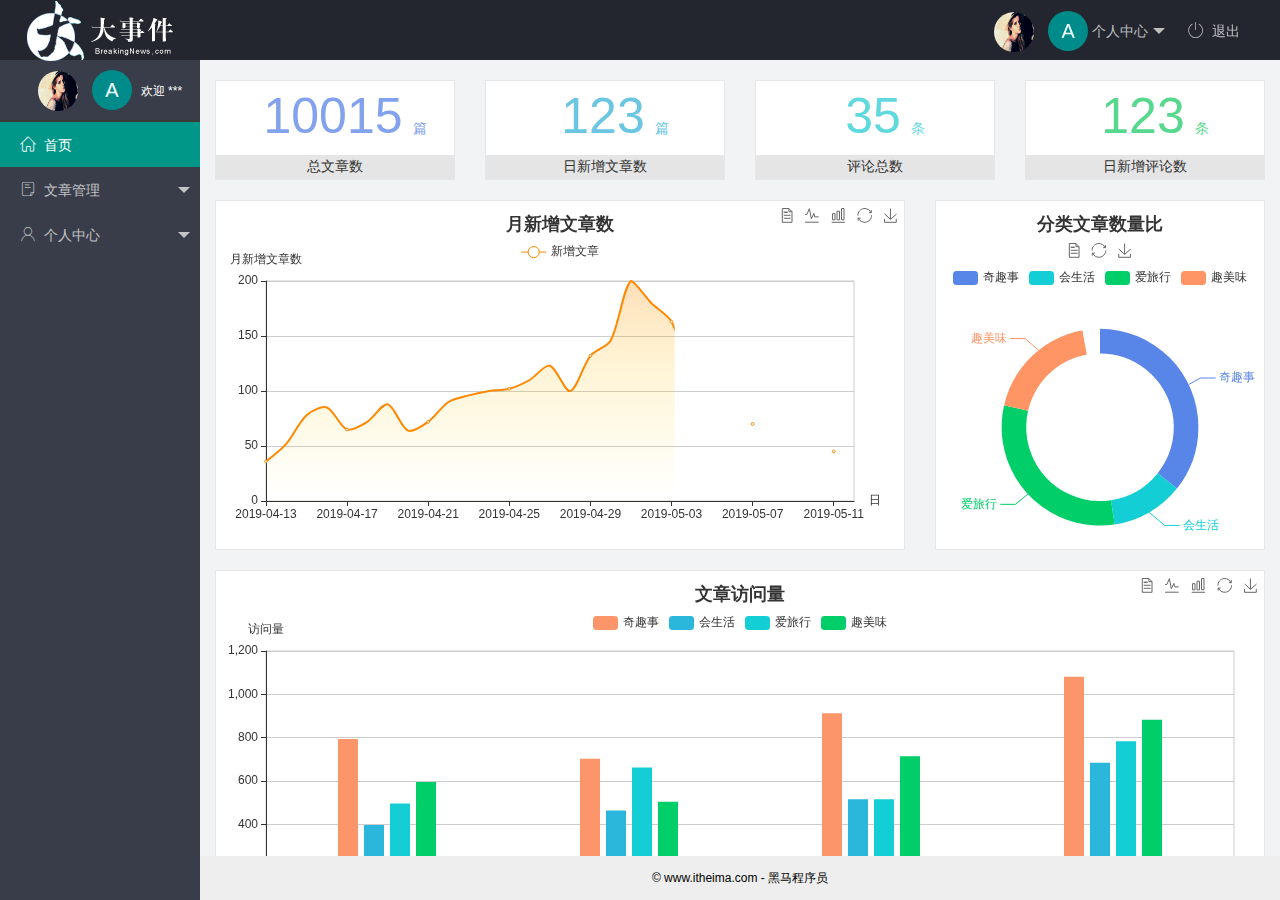
<file: index.html>
<!DOCTYPE html>
<html lang="en">
  <head>
    <meta charset="UTF-8" />
    <meta name="viewport" content="width=device-width, initial-scale=1.0" />
    <title>后台主页</title>
    <!-- 导入 layui 的样式表 -->
    <link rel="stylesheet" href="./assets/lib/layui/css/layui.css" />
    <!-- 导入第三方图标库 -->
    <link rel="stylesheet" href="./assets/fonts/iconfont.css" />
    <!-- 导入自己的样式表 -->
    <link rel="stylesheet" href="./assets/css/index.css" />
  </head>
  <body class="layui-layout-body">
    <div class="layui-layout layui-layout-admin">
      <div class="layui-header">
        <div class="layui-logo">
          <img src="./assets/images/logo.png" alt="" />
        </div>
        <!-- 头部区域（可配合layui已有的水平导航） -->
        <ul class="layui-nav layui-layout-right">
          <li class="layui-nav-item">
            <a href="javascript:;" class="userinfo">
              <img src="./assets/images/sample2.jpg" class="layui-nav-img" />
              <span class="text-avatar">A</span>
              个人中心
            </a>
            <dl class="layui-nav-child">
              <dd><a href="./user/user_info.html" target="fm">基本资料</a></dd>
              <dd><a href="./user/user_avatar.html" target="fm">更换头像</a></dd>
              <dd><a href="./user/user_repsw.html" target="fm">重置密码</a></dd>
            </dl>
          </li>
          <li class="layui-nav-item">
            <!-- 为链接添加javascript:; -->
            <a href="javascript:;" id="btnLogout"><span class="iconfont icon-tuichu"></span>退出</a>
          </li>
        </ul>
      </div>

      <div class="layui-side layui-bg-black">
        <div class="layui-side-scroll">
          <div class="userinfo">
            <img src="./assets/images/sample2.jpg" class="layui-nav-img" />
            <span class="text-avatar">A</span>
            <span id="welcome">欢迎 ***</span>
          </div>
          <!-- 左侧导航区域（可配合layui已有的垂直导航） -->
          <ul class="layui-nav layui-nav-tree" lay-shrink="all">
            <!-- layui-this属性指定该导航栏被默认选中 -->
            <li class="layui-nav-item layui-this">
              <a href="./home/dashboard.html" target="fm"><span class="iconfont icon-home"></span>首页</a>
            </li>
            <li class="layui-nav-item">
              <a class="" href="javascript:;"><span class="iconfont icon-16"></span>文章管理</a>
              <dl class="layui-nav-child">
                <dd>
                  <a href="./article/art_cate.html" target="fm"><i class="layui-icon layui-icon-app"></i>文章类别</a>
                </dd>
                <dd>
                  <a href="./article/art_list.html" target="fm"><i class="layui-icon layui-icon-app"></i>文章列表</a>
                </dd>
                <dd>
                  <a href="./article/art_pub.html" target="fm"><i class="layui-icon layui-icon-app"></i>发布文章</a>
                </dd>
              </dl>
            </li>
            <li class="layui-nav-item">
              <a href="javascript:;"><span class="iconfont icon-user"></span>个人中心</a>
              <dl class="layui-nav-child">
                <dd>
                  <a href="./user/user_info.html" target="fm"><i class="layui-icon layui-icon-app"></i>基本资料</a>
                </dd>
                <dd>
                  <a href="./user/user_avatar.html" target="fm"><i class="layui-icon layui-icon-app"></i>更换头像</a>
                </dd>
                <dd>
                  <a href="./user/user_repsw.html" target="fm"><i class="layui-icon layui-icon-app"></i>重置密码</a>
                </dd>
              </dl>
            </li>
          </ul>
        </div>
      </div>

      <div class="layui-body">

        <!-- 内容主体区域 -->
        <!-- iframe标签可指定网页链接内容在该区域内显示，为其添加src指定打开页面时的默认页面 -->
        <iframe name="fm" src="./home/dashboard.html" frameborder="0"></iframe>
      </div>

      <div class="layui-footer">
        <!-- 底部固定区域 -->
        © www.itheima.com - 黑马程序员
      </div>
    </div>
    <!-- 导入 layui 的JS文件 -->
    <script src="./assets/lib/layui/layui.all.js"></script>
    <!-- 导入 jQuery -->
    <script src="./assets/lib/jquery.js"></script>
    <!-- 导入自己封装的 baseAPI -->
    <script src="./assets/js/jsAPI.js"></script>
    <!-- 导入自己的 js 文件 -->
    <script src="./assets/js/index.js"></script>
  </body>
</html>
</file>
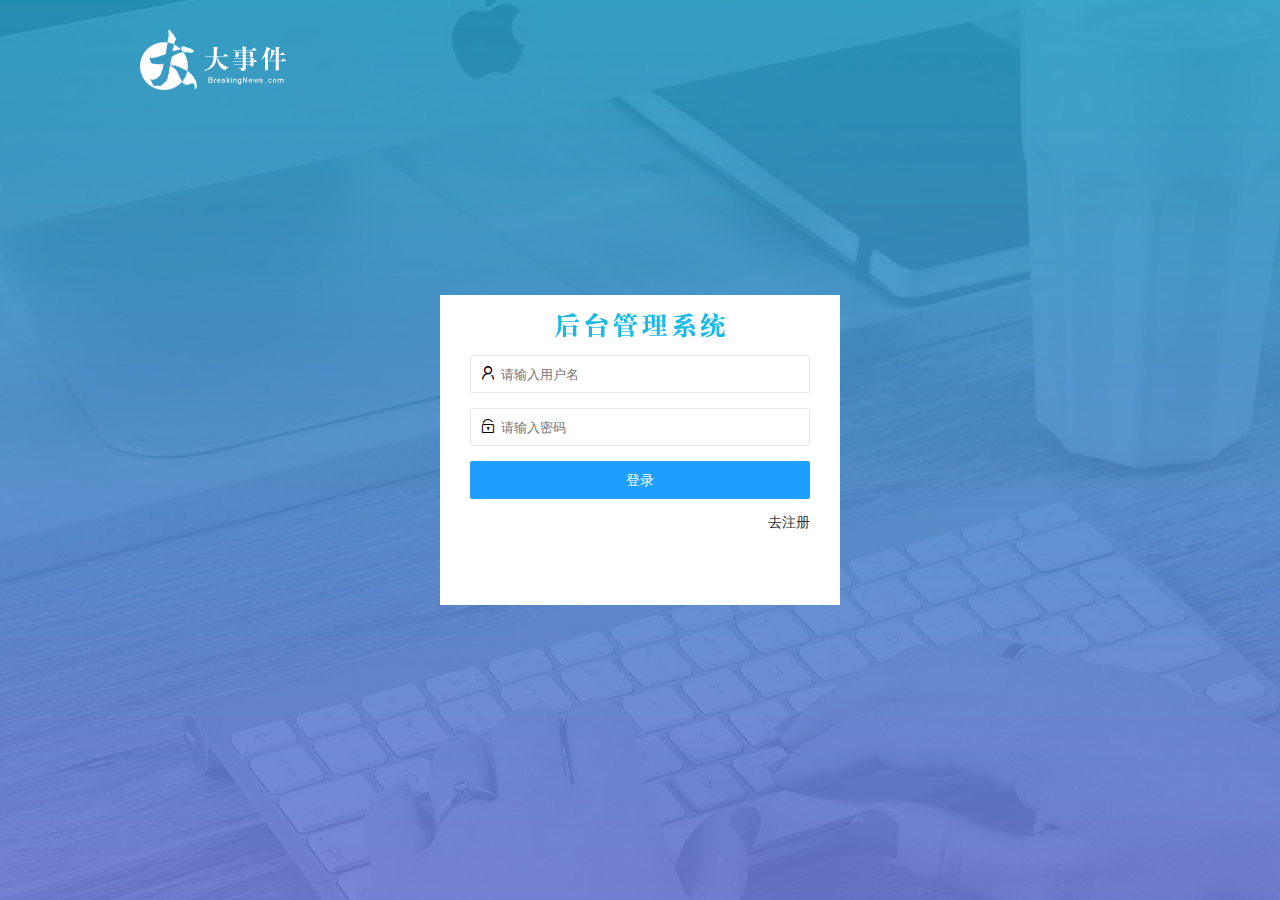
<file: login.html>
<!DOCTYPE html>
<html lang="en">

<head>
    <meta charset="UTF-8">
    <meta name="viewport" content="width=device-width, initial-scale=1.0">
    <title>大项目-登录/注册</title>
    <!-- 引入layin组件框架 -->
    <link rel="stylesheet" href="./assets/lib/layui/css/layui.css">
    <link rel="stylesheet" href="./assets/css/login.css">
</head>

<body>
    <!-- 头部logo区域 -->
    <div class="layui-main">
        <!-- layui-main:公共基础样式，水平居中样式 -->
        <img src="./assets/images/logo.png" alt="">
    </div>

    <!-- 中间表单区域 -->
    <div class="infoBox">
        <!-- 表单标题 -->
        <div class="info-Title">
        </div>
        <!-- 表单内容 -->

        <!-- 登录页面 -->
        <div class="loginBox">
            <form class="bottomBox" id="logReady">
                <!-- 用户名框 -->
                <div class="layui-form-item">
                    <i class="layui-icon layui-icon-username"></i>
                    <input type="text" name="username" required lay-verify="required" placeholder="请输入用户名"
                        autocomplete="off" class="layui-input" />
                </div>
                <!-- 密码框 -->
                <div class="layui-form-item">
                    <i class="layui-icon layui-icon-password"></i>
                    <input type="text" name="password" required lay-verify="required | psw" placeholder="请输入密码"
                        autocomplete="off" class="layui-input" />
                </div>
                <!-- 注册按钮 -->
                <div class="layui-form-item">
                    <button class="layui-btn layui-btn-fluid layui-btn-normal" lay-submit>登录</button>
                </div>
                <!-- 注册链接 -->
                <div class="layui-form-item links">
                    <!-- javascript:;使a链接不会发生跳转 -->
                    <a href="javascript:;" id="link_regist">去注册</a>
                </div>
            </form>
        </div>

        <!-- 注册页面 -->
        <div class="registBox"> 
            <form class="bottomBox" id="regReady">
                <!-- 用户名框 -->
                <div class="layui-form-item">
                    <i class="layui-icon layui-icon-username"></i>
                    <input type="text" name="username" required lay-verify="required" placeholder="请输入用户名"
                        autocomplete="off" class="layui-input" />
                </div>
                <!-- 密码框 -->
                <div class="layui-form-item">
                    <i class="layui-icon layui-icon-password"></i>
                    <!-- layui中表单的验证，使用lay-verify生效，多个规则之间使用|分隔-->
                    <input type="text" name="password" required lay-verify="required | psw" placeholder="请输入密码"
                        autocomplete="off" class="layui-input" />
                </div>
                <!-- 再次确认密码框 -->
                <div class="layui-form-item">
                    <i class="layui-icon layui-icon-password"></i>
                    <input type="text" name="repassword" required lay-verify="required|psw|repsw" placeholder="请再次输入密码"
                        autocomplete="off" class="layui-input" />
                </div>
                <!-- 注册按钮 -->
                <div class="layui-form-item">
                    <button class="layui-btn layui-btn-fluid layui-btn-normal" lay-submit>注册</button>
                </div>
                <!-- 注册链接 -->
                <div class="layui-form-item links">
                    <!-- javascript:;使a链接不会发生跳转 -->
                    <a href="javascript:;" id="link_login">去登录</a>
                </div>
            </form>
        </div>

    <!-- 导入js样式 -->

    <!-- 导入layui的js，实现layui中的js效果 -->
    <script src="./assets/lib/layui/layui.all.js"></script>
    <script src="./assets/lib/jquery.js"></script>
    <script src="./assets/js/jsAPI.js"></script>
    <script src="./assets/js/login.js"></script>
</body>

</html>
</file>
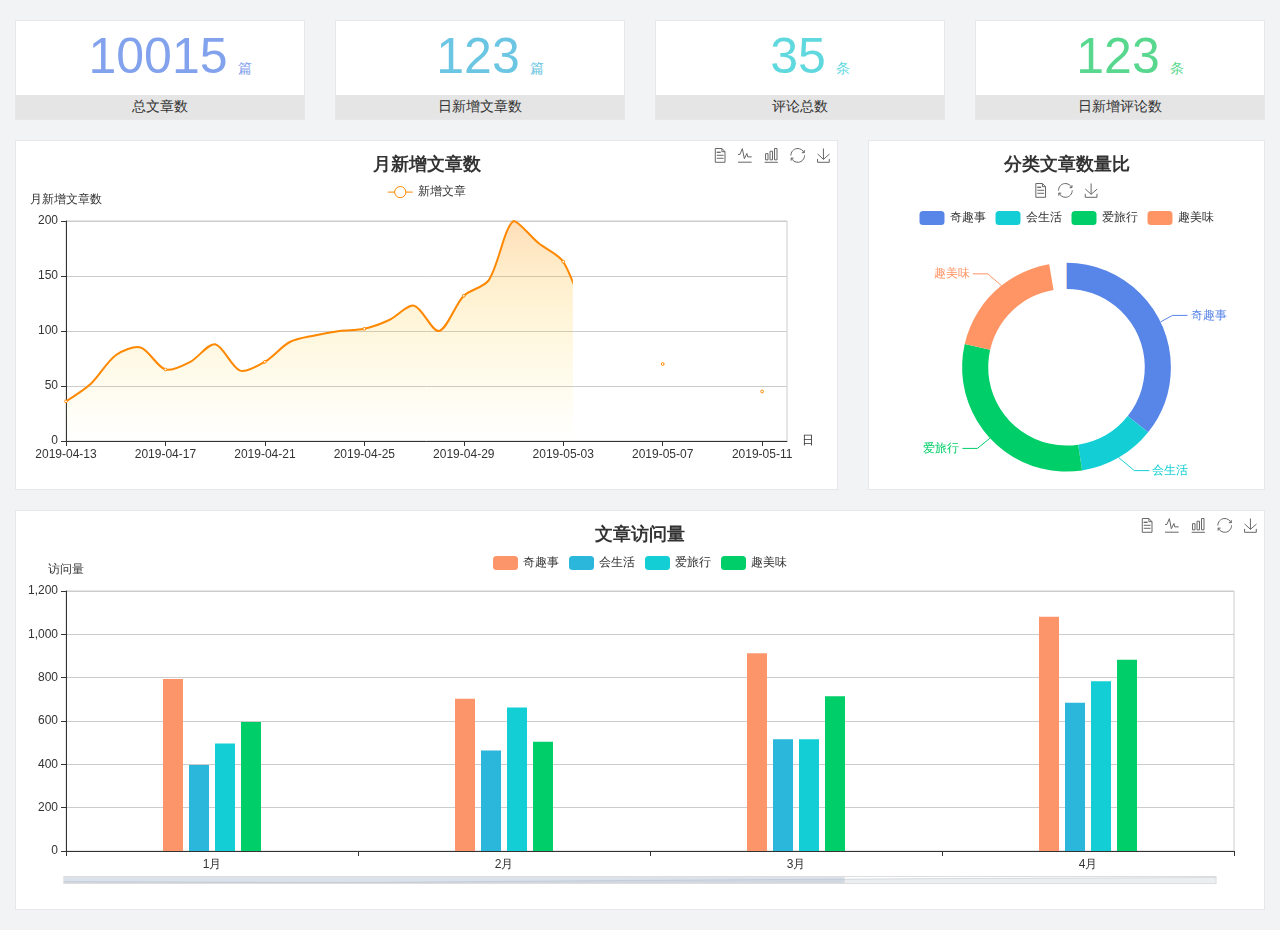
<file: home/dashboard.html>
<!DOCTYPE html>
<html lang="en">

<head>
  <meta charset="UTF-8">
  <meta name="viewport" content="width=device-width, initial-scale=1.0">
  <meta http-equiv="X-UA-Compatible" content="ie=edge">
  <title>图表统计</title>
  <link rel="stylesheet" href="../assets/lib/bootstrap.css" />
  <link rel="stylesheet" href="../assets/lib/main.css" />
  <script src="../assets/lib/jquery.js"></script>
  <script type="text/javascript" src="../assets/lib/echarts.min.js"></script>
</head>

<body>
  <div class="container-fluid">
    <div class="row spannel_list">
      <div class="col-sm-3 col-xs-6">
        <div class="spannel">
          <em>10015</em><span>篇</span>
          <b>总文章数</b>
        </div>
      </div>
      <div class="col-sm-3 col-xs-6">
        <div class="spannel scolor01">
          <em>123</em><span>篇</span>
          <b>日新增文章数</b>
        </div>
      </div>
      <div class="col-sm-3 col-xs-6">
        <div class="spannel scolor02">
          <em>35</em><span>条</span>
          <b>评论总数</b>
        </div>
      </div>
      <div class="col-sm-3 col-xs-6">
        <div class="spannel scolor03">
          <em>123</em><span>条</span>
          <b>日新增评论数</b>
        </div>
      </div>
    </div>
  </div>

  <div class="container-fluid">
    <div class="row curve-pie">
      <div class="col-lg-8 col-md-8">
        <div class="gragh_pannel" id="curve_show"></div>
      </div>
      <div class="col-lg-4 col-md-4">
        <div class="gragh_pannel" id="pie_show"></div>
      </div>
    </div>
  </div>

  <div class="container-fluid">
    <div class="column_pannel" id="column_show"></div>
  </div>

  <script>
    var oChart = echarts.init(document.getElementById('curve_show'));
    var aList_all = [
      { 'count': 36, 'date': '2019-04-13' },
      { 'count': 52, 'date': '2019-04-14' },
      { 'count': 78, 'date': '2019-04-15' },
      { 'count': 85, 'date': '2019-04-16' },
      { 'count': 65, 'date': '2019-04-17' },
      { 'count': 72, 'date': '2019-04-18' },
      { 'count': 88, 'date': '2019-04-19' },
      { 'count': 64, 'date': '2019-04-20' },
      { 'count': 72, 'date': '2019-04-21' },
      { 'count': 90, 'date': '2019-04-22' },
      { 'count': 96, 'date': '2019-04-23' },
      { 'count': 100, 'date': '2019-04-24' },
      { 'count': 102, 'date': '2019-04-25' },
      { 'count': 110, 'date': '2019-04-26' },
      { 'count': 123, 'date': '2019-04-27' },
      { 'count': 100, 'date': '2019-04-28' },
      { 'count': 132, 'date': '2019-04-29' },
      { 'count': 146, 'date': '2019-04-30' },
      { 'count': 200, 'date': '2019-05-01' },
      { 'count': 180, 'date': '2019-05-02' },
      { 'count': 163, 'date': '2019-05-03' },
      { 'count': 110, 'date': '2019-05-04' },
      { 'count': 80, 'date': '2019-05-05' },
      { 'count': 82, 'date': '2019-05-06' },
      { 'count': 70, 'date': '2019-05-07' },
      { 'count': 65, 'date': '2019-05-08' },
      { 'count': 54, 'date': '2019-05-09' },
      { 'count': 40, 'date': '2019-05-10' },
      { 'count': 45, 'date': '2019-05-11' },
      { 'count': 38, 'date': '2019-05-12' },
    ];

    let aCount = [];
    let aDate = [];

    for (var i = 0; i < aList_all.length; i++) {
      aCount.push(aList_all[i].count);
      aDate.push(aList_all[i].date);
    }

    var chartopt = {
      title: {
        text: '月新增文章数',
        left: 'center',
        top: '10'
      },
      tooltip: {
        trigger: 'axis'
      },
      legend: {
        data: ['新增文章'],
        top: '40'
      },
      toolbox: {
        show: true,
        feature: {
          mark: { show: true },
          dataView: { show: true, readOnly: false },
          magicType: { show: true, type: ['line', 'bar'] },
          restore: { show: true },
          saveAsImage: { show: true }
        }
      },
      calculable: true,
      xAxis: [
        {
          name: '日',
          type: 'category',
          boundaryGap: false,
          data: aDate
        }
      ],
      yAxis: [
        {
          name: '月新增文章数',
          type: 'value'
        }
      ],
      series: [
        {
          name: '新增文章',
          type: 'line',
          smooth: true,
          itemStyle: { normal: { areaStyle: { type: 'default' }, color: '#f80' }, lineStyle: { color: '#f80' } },
          data: aCount
        }],
      areaStyle: {
        normal: {
          color: new echarts.graphic.LinearGradient(0, 0, 0, 1, [{
            offset: 0,
            color: 'rgba(255,136,0,0.39)'
          }, {
            offset: .34,
            color: 'rgba(255,180,0,0.25)'
          }, {
            offset: 1,
            color: 'rgba(255,222,0,0.00)'
          }])

        }
      },
      grid: {
        show: true,
        x: 50,
        x2: 50,
        y: 80,
        height: 220
      }
    };

    oChart.setOption(chartopt);


    var oPie = echarts.init(document.getElementById('pie_show'));
    var oPieopt =
    {
      title: {
        top: 10,
        text: '分类文章数量比',
        x: 'center'
      },
      tooltip: {
        trigger: 'item',
        formatter: "{a} <br/>{b} : {c} ({d}%)"
      },
      color: ['#5885e8', '#13cfd5', '#00ce68', '#ff9565'],
      legend: {
        x: 'center',
        top: 65,
        data: ['奇趣事', '会生活', '爱旅行', '趣美味']
      },
      toolbox: {
        show: true,
        x: 'center',
        top: 35,
        feature: {
          mark: { show: true },
          dataView: { show: true, readOnly: false },
          magicType: {
            show: true,
            type: ['pie', 'funnel'],
            option: {
              funnel: {
                x: '25%',
                width: '50%',
                funnelAlign: 'left',
                max: 1548
              }
            }
          },
          restore: { show: true },
          saveAsImage: { show: true }
        }
      },
      calculable: true,
      series: [
        {
          name: '访问来源',
          type: 'pie',
          radius: ['45%', '60%'],
          center: ['50%', '65%'],
          data: [
            { value: 300, name: '奇趣事' },
            { value: 100, name: '会生活' },
            { value: 260, name: '爱旅行' },
            { value: 180, name: '趣美味' }
          ]
        }
      ]
    };
    oPie.setOption(oPieopt);



    var oColumn = this.echarts.init(document.getElementById('column_show'));
    var oColumnopt =
    {
      title: {
        text: '文章访问量',
        left: 'center',
        top: '10'
      },
      tooltip: {
        trigger: 'axis'
      },
      legend: {
        data: ['奇趣事', '会生活', '爱旅行', '趣美味'],
        top: '40'
      },
      toolbox: {
        show: true,
        feature: {
          mark: { show: true },
          dataView: { show: true, readOnly: false },
          magicType: { show: true, type: ['line', 'bar'] },
          restore: { show: true },
          saveAsImage: { show: true }
        }
      },
      calculable: true,
      xAxis: [
        {
          type: 'category',
          data: ['1月', '2月', '3月', '4月', '5月']
        }
      ],
      yAxis: [
        {
          name: '访问量',
          type: 'value'
        }
      ],
      series: [
        {
          name: '奇趣事',
          type: 'bar',
          barWidth: 20,
          itemStyle: {
            normal: { areaStyle: { type: 'default' }, color: '#fd956a' }
          },
          data: [800, 708, 920, 1090, 1200]
        },
        {
          name: '会生活',
          type: 'bar',
          barWidth: 20,
          itemStyle: {
            normal: { areaStyle: { type: 'default' }, color: '#2bb6db' }
          },
          data: [400, 468, 520, 690, 800]
        },
        {
          name: '爱旅行',
          type: 'bar',
          barWidth: 20,
          itemStyle: {
            normal: { areaStyle: { type: 'default' }, color: '#13cfd5' }
          },
          data: [500, 668, 520, 790, 900]
        },
        {
          name: '趣美味',
          type: 'bar',
          barWidth: 20,
          itemStyle: {
            normal: { areaStyle: { type: 'default' }, color: '#00ce68' }
          },
          data: [600, 508, 720, 890, 1000]
        }
      ],
      grid: {
        show: true,
        x: 50,
        x2: 30,
        y: 80,
        height: 260
      },
      dataZoom: [//给x轴设置滚动条
        {
          start: 0,//默认为0
          end: 100 - 1000 / 31,//默认为100
          type: 'slider',
          show: true,
          xAxisIndex: [0],
          handleSize: 0,//滑动条的 左右2个滑动条的大小
          height: 8,//组件高度
          left: 45, //左边的距离
          right: 50,//右边的距离
          bottom: 26,//右边的距离
          handleColor: '#ddd',//h滑动图标的颜色
          handleStyle: {
            borderColor: "#cacaca",
            borderWidth: "1",
            shadowBlur: 2,
            background: "#ddd",
            shadowColor: "#ddd",
          }
        }]
    };
    oColumn.setOption(oColumnopt);
  </script>
</body>

</html>
</file>
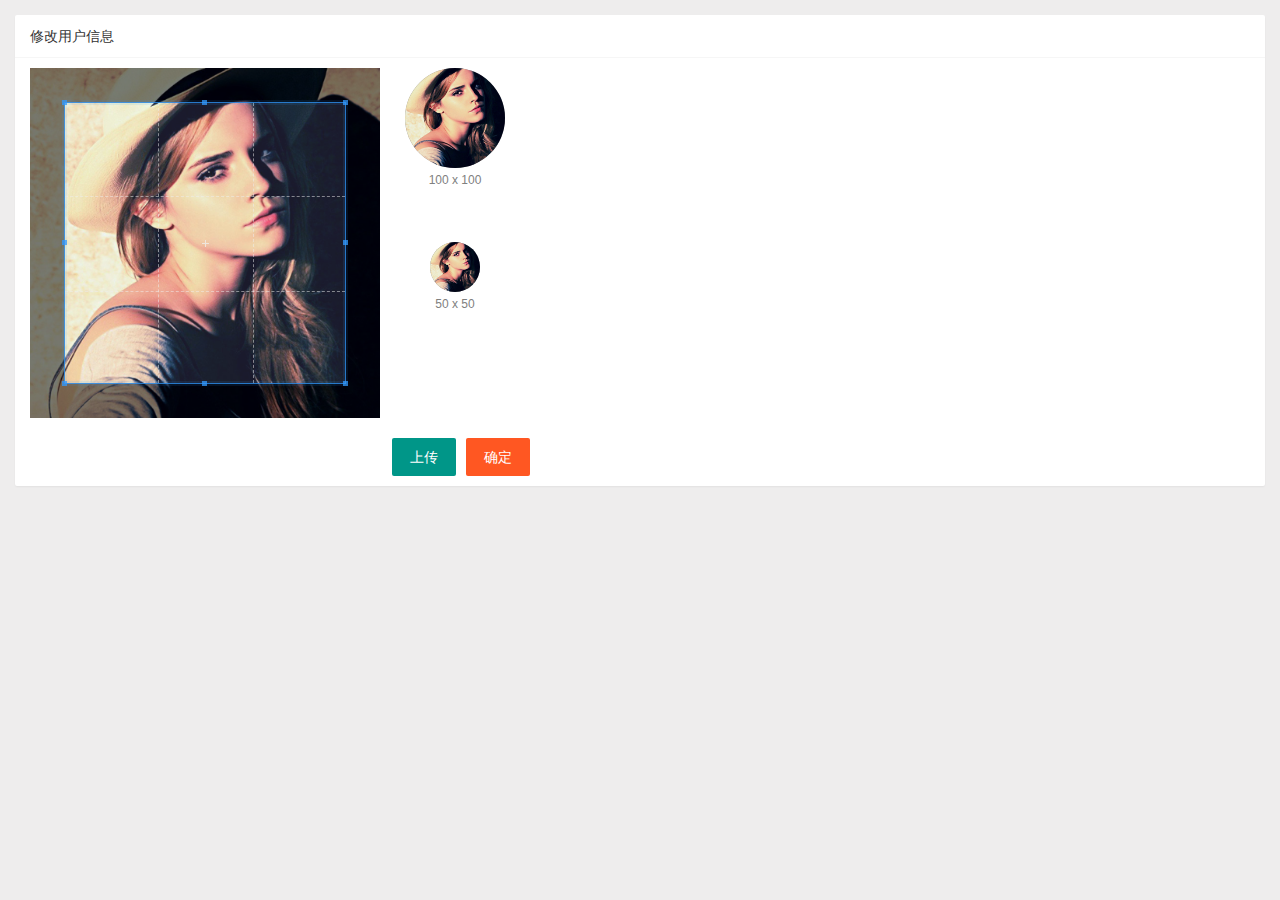
<file: user/user_avatar.html>
<!DOCTYPE html>
<html lang="en">

<head>
    <meta charset="UTF-8">
    <meta name="viewport" content="width=device-width, initial-scale=1.0">
    <title>用户头像上传</title>
    <link rel="stylesheet" href="../assets/lib/layui/css/layui.css">
    <link rel="stylesheet" href="../assets/lib/cropper/cropper.css">
    <link rel="stylesheet" href="./avatar.css">
</head>

<body>
    <div class="layui-card">
        <div class="layui-card-header">修改用户信息</div>
        <!-- 导入layer中form表单 -->
        <div class="layui-card-body">

            <!-- 第一行的图片裁剪和预览区域 -->
            <div class="row1">
                <!-- 图片裁剪区域 -->
                <div class="cropper-box">
                    <!-- 这个 img 标签很重要，将来会把它初始化为裁剪区域 -->
                    <img id="image" src="../assets/images/sample.jpg" />
                </div>
                <!-- 图片的预览区域 -->
                <div class="preview-box">
                    <div>
                        <!-- 宽高为 100px 的预览区域 -->
                        <div class="img-preview w100"></div>
                        <p class="size">100 x 100</p>
                    </div>
                    <div>
                        <!-- 宽高为 50px 的预览区域 -->
                        <div class="img-preview w50"></div>
                        <p class="size">50 x 50</p>
                    </div>
                </div>
            </div>

            <!-- 第二行的按钮区域 -->
            <div class="row2">
                <!-- file类型的input文件，可以指定accept属性，指定文件的选择类型 -->
                <input type="file" id="file" accept="image/jpeg,image/png">
                <button type="button" class="layui-btn" id="fileBt">上传</button>
                <button type="button" class="layui-btn layui-btn-danger" id="fileUp">确定</button>
            </div>
        </div>
    </div>

    <!-- 引入js插件 -->
    <script src="../assets/lib/layui/layui.all.js"></script>
    <!-- 引入jquery中的cropper插件，实现图片的剪裁 -->
    <script src="../assets/lib/jquery.js"></script>
    <script src="../assets/lib/cropper/Cropper.js"></script>
    <script src="../assets/lib/cropper/jquery-cropper.js"></script>
    <script src="../assets/js/jsAPI.js"></script>
    <script src="./avatar.js"></script>
</body>

</html>
</file>
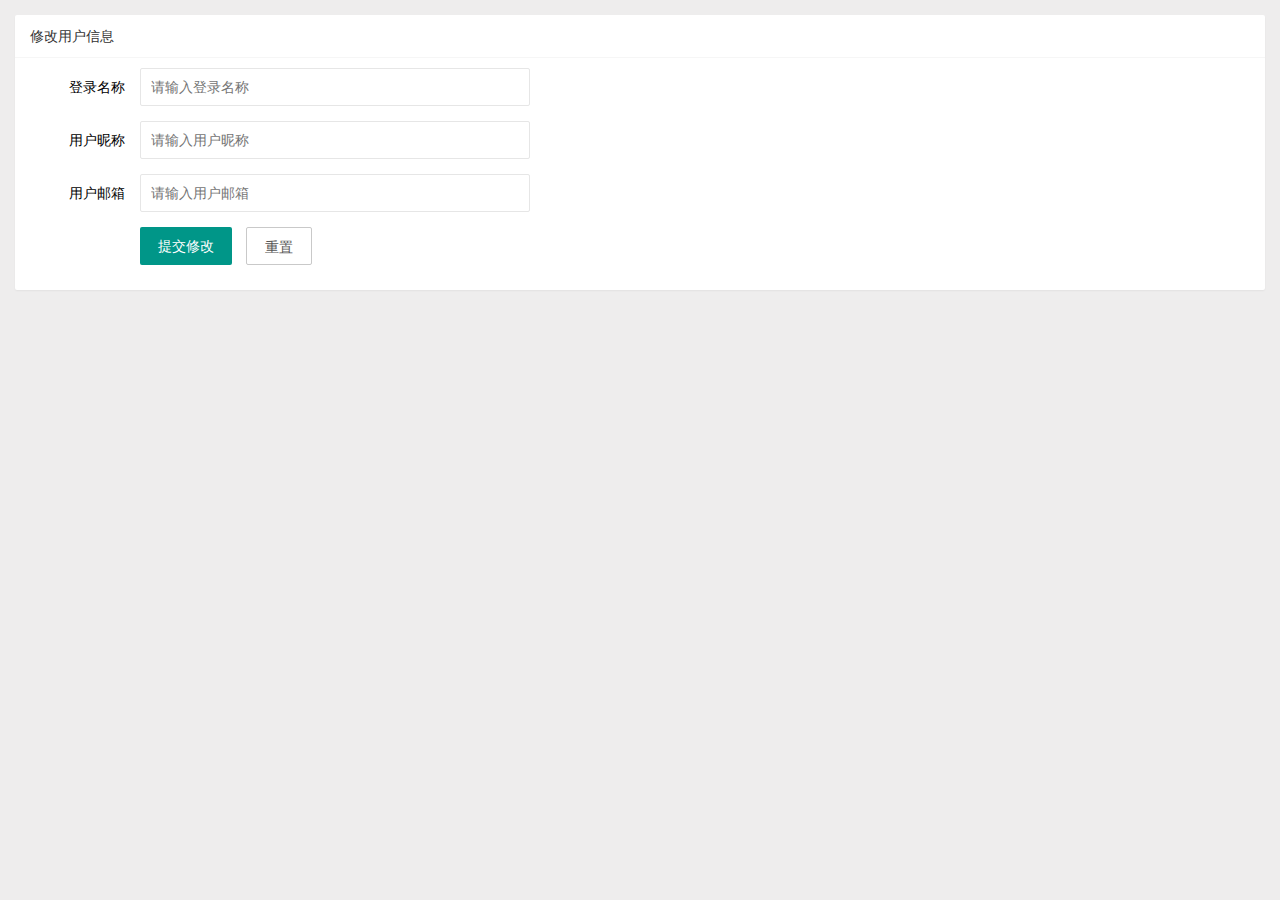
<file: user/user_info.html>
<!DOCTYPE html>
<html lang="en">

<head>
  <meta charset="UTF-8">
  <meta name="viewport" content="width=device-width, initial-scale=1.0">
  <title>个人基本信息</title>
  <link rel="stylesheet" href="../assets/lib/layui/css/layui.css">
  <link rel="stylesheet" href="./user.css">
</head>

<body>
  <!-- 导入layer中的面板样式（卡片） -->
  <div class="layui-card">
    <div class="layui-card-header">修改用户信息</div>
    <!-- 导入layer中form表单 -->
    <div class="layui-card-body">
      <form class="layui-form" lay-filter="formUserInfo">
        <!-- 添加隐藏域，赋用户的id值，且不可见 -->
        <div type="hidden" name="id" value=""></div>
        <div class="layui-form-item">
          <label class="layui-form-label">登录名称</label>
          <div class="layui-input-block">
            <input type="text" name="username" required lay-verify="required" placeholder="请输入登录名称" autocomplete="off"
              class="layui-input" readonly />
          </div>
        </div>
        <div class="layui-form-item">
          <label class="layui-form-label">用户昵称</label>
          <div class="layui-input-block">
            <input type="text" name="nickname" required lay-verify="required|nickname" placeholder="请输入用户昵称"
              autocomplete="off" class="layui-input" />
          </div>
        </div>
        <div class="layui-form-item">
          <label class="layui-form-label">用户邮箱</label>
          <div class="layui-input-block">
            <input type="text" name="email" required lay-verify="required|email" placeholder="请输入用户邮箱"
              autocomplete="off" class="layui-input" />
          </div>
        </div>
        <div class="layui-form-item">
          <div class="layui-input-block">
            <button class="layui-btn" lay-submit lay-filter="formDemo">提交修改</button>
            <button type="reset" class="layui-btn layui-btn-primary" id="resetBt">重置</button>
          </div>
        </div>
      </form>
    </div>
  </div>
  <!-- 导入js -->
  <script src="../assets/lib/layui/layui.all.js"></script>
  <script src="../assets/lib/jquery.js"></script>
  <script src="../assets/js/jsAPI.js"></script>
  <script src="./user.js"></script>
</body>

</html>
</file>
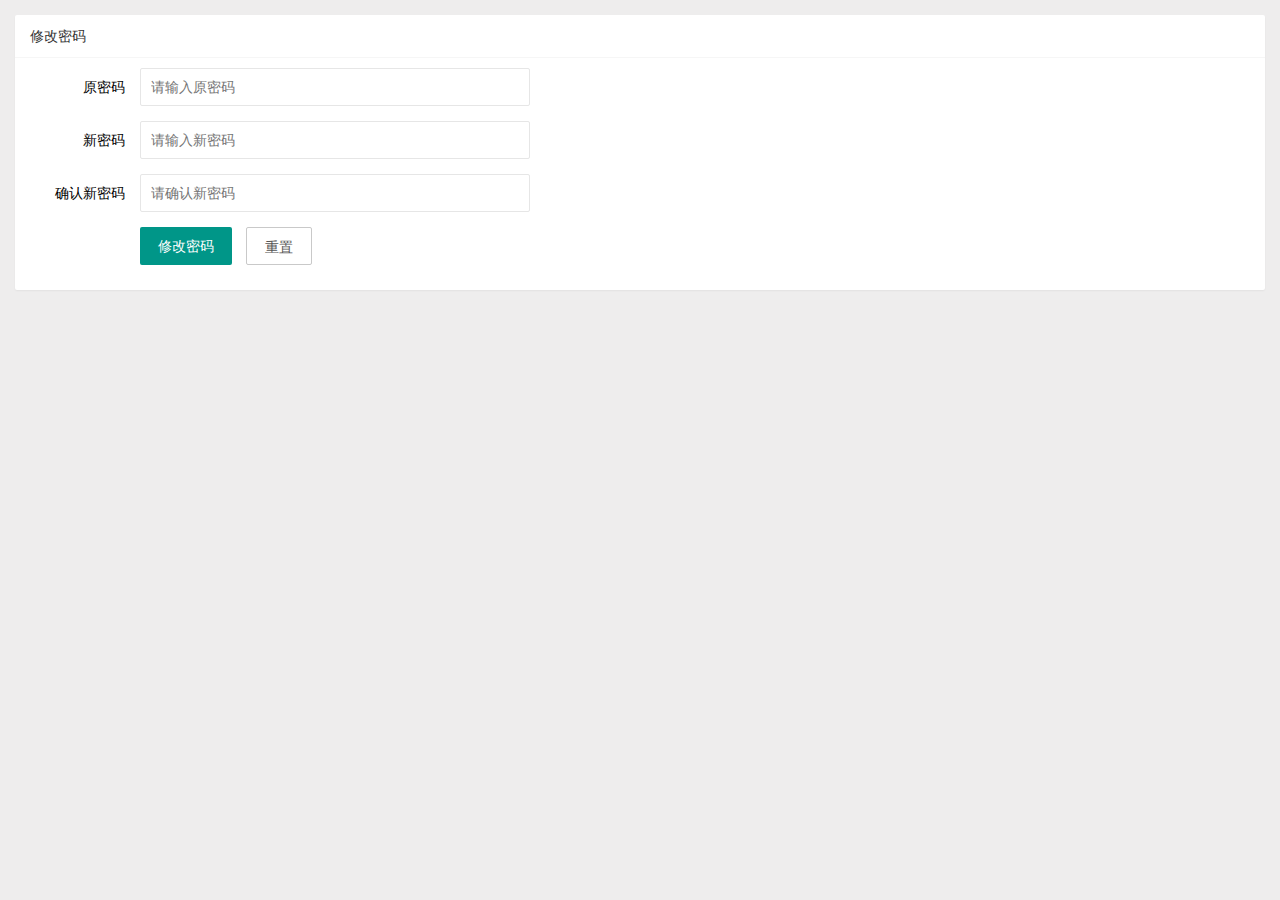
<file: user/user_repsw.html>
<!DOCTYPE html>
<html lang="en">

<head>
    <meta charset="UTF-8">
    <meta name="viewport" content="width=device-width, initial-scale=1.0">
    <title>重置密码</title>
    <link rel="stylesheet" href="../assets/lib/layui/css/layui.css">
    <link rel="stylesheet" href="./user_repsw.css">
</head>

<body>
    <!-- 导入layer中的面板样式（卡片） -->
    <div class="layui-card">
        <div class="layui-card-header">修改密码</div>
        <!-- 导入layer中form表单 -->
        <div class="layui-card-body">
            <form class="layui-form" lay-filter="formUserInfo">
                <div class="layui-form-item">
                    <label class="layui-form-label">原密码</label>
                    <div class="layui-input-block">
                        <input type="password" name="oldPsw" required lay-verify="required|psw" placeholder="请输入原密码"
                            autocomplete="off" class="layui-input" />
                    </div>
                </div>
                <div class="layui-form-item">
                    <label class="layui-form-label">新密码</label>
                    <div class="layui-input-block">
                        <input type="password" name="newPsw" required lay-verify="required|psw|samepsw" placeholder="请输入新密码"
                            autocomplete="off" class="layui-input" />
                    </div>
                </div>
                <div class="layui-form-item">
                    <label class="layui-form-label">确认新密码</label>
                    <div class="layui-input-block">
                        <input type="password" name="renpsw" required lay-verify="required|psw|renpsw" placeholder="请确认新密码"
                            autocomplete="off" class="layui-input" />
                    </div>
                </div>
                <div class="layui-form-item">
                    <div class="layui-input-block">
                      <button class="layui-btn" lay-submit lay-filter="formDemo">修改密码</button>
                      <button type="reset" class="layui-btn layui-btn-primary" id="resetBt">重置</button>
                    </div>
                  </div>
            </form>
        </div>
    </div>
    <script src="../assets/lib/layui/layui.all.js"></script>
    <script src="../assets/lib/jquery.js"></script>
    <script src="../assets/js/jsAPI.js"></script>
    <script src="./user_repsw.js"></script>
</body>

</html>
</file>
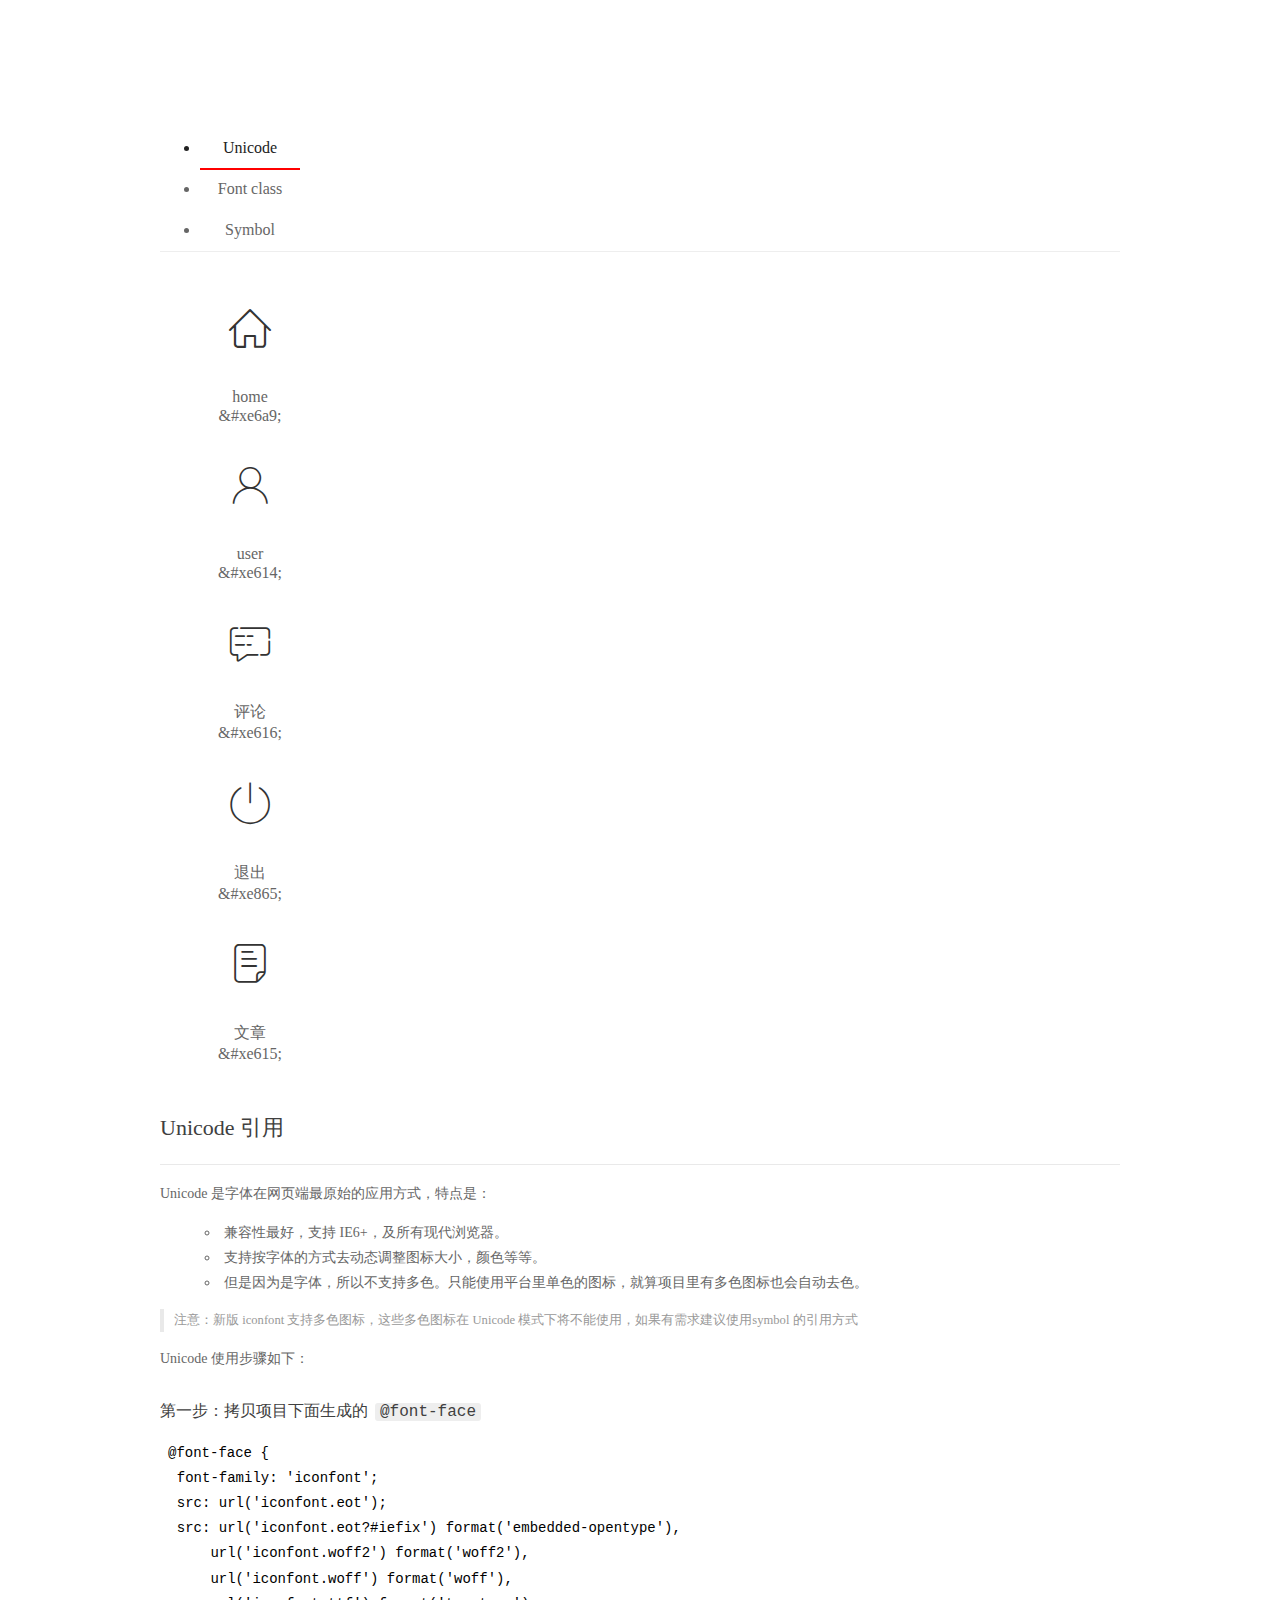
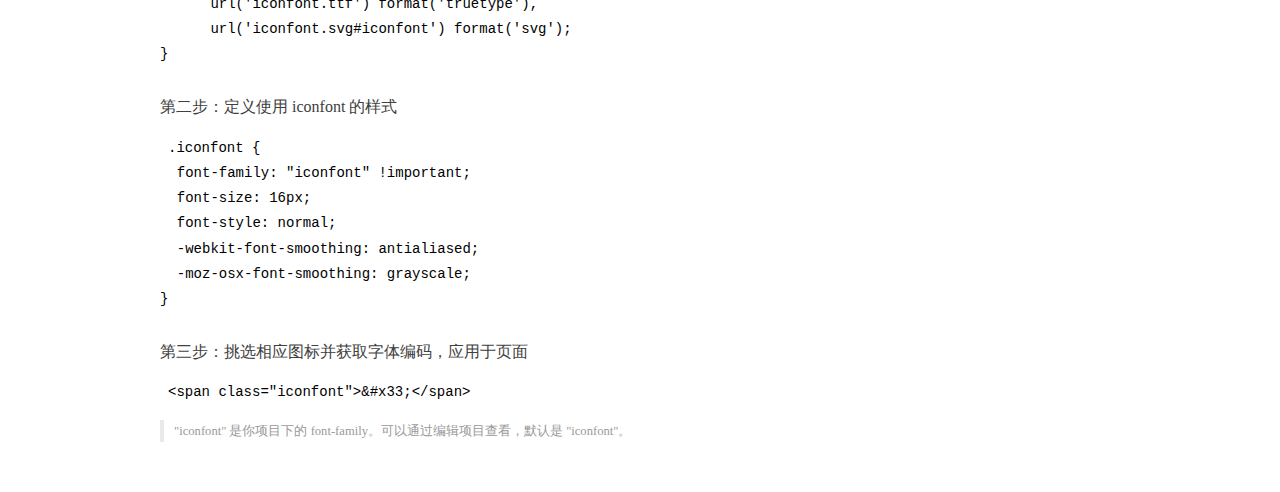
<file: assets/fonts/demo_index.html>
<!DOCTYPE html>
<html>
<head>
  <meta charset="utf-8"/>
  <title>IconFont Demo</title>
  <link rel="shortcut icon" href="https://gtms04.alicdn.com/tps/i4/TB1_oz6GVXXXXaFXpXXJDFnIXXX-64-64.ico" type="image/x-icon"/>
  <link rel="stylesheet" href="https://g.alicdn.com/thx/cube/1.3.2/cube.min.css">
  <link rel="stylesheet" href="demo.css">
  <link rel="stylesheet" href="iconfont.css">
  <script src="iconfont.js"></script>
  <!-- jQuery -->
  <script src="https://a1.alicdn.com/oss/uploads/2018/12/26/7bfddb60-08e8-11e9-9b04-53e73bb6408b.js"></script>
  <!-- 代码高亮 -->
  <script src="https://a1.alicdn.com/oss/uploads/2018/12/26/a3f714d0-08e6-11e9-8a15-ebf944d7534c.js"></script>
</head>
<body>
  <div class="main">
    <h1 class="logo"><a href="https://www.iconfont.cn/" title="iconfont 首页" target="_blank">&#xe86b;</a></h1>
    <div class="nav-tabs">
      <ul id="tabs" class="dib-box">
        <li class="dib active"><span>Unicode</span></li>
        <li class="dib"><span>Font class</span></li>
        <li class="dib"><span>Symbol</span></li>
      </ul>
      
    </div>
    <div class="tab-container">
      <div class="content unicode" style="display: block;">
          <ul class="icon_lists dib-box">
          
            <li class="dib">
              <span class="icon iconfont">&#xe6a9;</span>
                <div class="name">home</div>
                <div class="code-name">&amp;#xe6a9;</div>
              </li>
          
            <li class="dib">
              <span class="icon iconfont">&#xe614;</span>
                <div class="name">user</div>
                <div class="code-name">&amp;#xe614;</div>
              </li>
          
            <li class="dib">
              <span class="icon iconfont">&#xe616;</span>
                <div class="name">评论</div>
                <div class="code-name">&amp;#xe616;</div>
              </li>
          
            <li class="dib">
              <span class="icon iconfont">&#xe865;</span>
                <div class="name">退出</div>
                <div class="code-name">&amp;#xe865;</div>
              </li>
          
            <li class="dib">
              <span class="icon iconfont">&#xe615;</span>
                <div class="name">文章</div>
                <div class="code-name">&amp;#xe615;</div>
              </li>
          
          </ul>
          <div class="article markdown">
          <h2 id="unicode-">Unicode 引用</h2>
          <hr>

          <p>Unicode 是字体在网页端最原始的应用方式，特点是：</p>
          <ul>
            <li>兼容性最好，支持 IE6+，及所有现代浏览器。</li>
            <li>支持按字体的方式去动态调整图标大小，颜色等等。</li>
            <li>但是因为是字体，所以不支持多色。只能使用平台里单色的图标，就算项目里有多色图标也会自动去色。</li>
          </ul>
          <blockquote>
            <p>注意：新版 iconfont 支持多色图标，这些多色图标在 Unicode 模式下将不能使用，如果有需求建议使用symbol 的引用方式</p>
          </blockquote>
          <p>Unicode 使用步骤如下：</p>
          <h3 id="-font-face">第一步：拷贝项目下面生成的 <code>@font-face</code></h3>
<pre><code class="language-css"
>@font-face {
  font-family: 'iconfont';
  src: url('iconfont.eot');
  src: url('iconfont.eot?#iefix') format('embedded-opentype'),
      url('iconfont.woff2') format('woff2'),
      url('iconfont.woff') format('woff'),
      url('iconfont.ttf') format('truetype'),
      url('iconfont.svg#iconfont') format('svg');
}
</code></pre>
          <h3 id="-iconfont-">第二步：定义使用 iconfont 的样式</h3>
<pre><code class="language-css"
>.iconfont {
  font-family: "iconfont" !important;
  font-size: 16px;
  font-style: normal;
  -webkit-font-smoothing: antialiased;
  -moz-osx-font-smoothing: grayscale;
}
</code></pre>
          <h3 id="-">第三步：挑选相应图标并获取字体编码，应用于页面</h3>
<pre>
<code class="language-html"
>&lt;span class="iconfont"&gt;&amp;#x33;&lt;/span&gt;
</code></pre>
          <blockquote>
            <p>"iconfont" 是你项目下的 font-family。可以通过编辑项目查看，默认是 "iconfont"。</p>
          </blockquote>
          </div>
      </div>
      <div class="content font-class">
        <ul class="icon_lists dib-box">
          
          <li class="dib">
            <span class="icon iconfont icon-home"></span>
            <div class="name">
              home
            </div>
            <div class="code-name">.icon-home
            </div>
          </li>
          
          <li class="dib">
            <span class="icon iconfont icon-user"></span>
            <div class="name">
              user
            </div>
            <div class="code-name">.icon-user
            </div>
          </li>
          
          <li class="dib">
            <span class="icon iconfont icon-pinglun"></span>
            <div class="name">
              评论
            </div>
            <div class="code-name">.icon-pinglun
            </div>
          </li>
          
          <li class="dib">
            <span class="icon iconfont icon-tuichu"></span>
            <div class="name">
              退出
            </div>
            <div class="code-name">.icon-tuichu
            </div>
          </li>
          
          <li class="dib">
            <span class="icon iconfont icon-16"></span>
            <div class="name">
              文章
            </div>
            <div class="code-name">.icon-16
            </div>
          </li>
          
        </ul>
        <div class="article markdown">
        <h2 id="font-class-">font-class 引用</h2>
        <hr>

        <p>font-class 是 Unicode 使用方式的一种变种，主要是解决 Unicode 书写不直观，语意不明确的问题。</p>
        <p>与 Unicode 使用方式相比，具有如下特点：</p>
        <ul>
          <li>兼容性良好，支持 IE8+，及所有现代浏览器。</li>
          <li>相比于 Unicode 语意明确，书写更直观。可以很容易分辨这个 icon 是什么。</li>
          <li>因为使用 class 来定义图标，所以当要替换图标时，只需要修改 class 里面的 Unicode 引用。</li>
          <li>不过因为本质上还是使用的字体，所以多色图标还是不支持的。</li>
        </ul>
        <p>使用步骤如下：</p>
        <h3 id="-fontclass-">第一步：引入项目下面生成的 fontclass 代码：</h3>
<pre><code class="language-html">&lt;link rel="stylesheet" href="./iconfont.css"&gt;
</code></pre>
        <h3 id="-">第二步：挑选相应图标并获取类名，应用于页面：</h3>
<pre><code class="language-html">&lt;span class="iconfont icon-xxx"&gt;&lt;/span&gt;
</code></pre>
        <blockquote>
          <p>"
            iconfont" 是你项目下的 font-family。可以通过编辑项目查看，默认是 "iconfont"。</p>
        </blockquote>
      </div>
      </div>
      <div class="content symbol">
          <ul class="icon_lists dib-box">
          
            <li class="dib">
                <svg class="icon svg-icon" aria-hidden="true">
                  <use xlink:href="#icon-home"></use>
                </svg>
                <div class="name">home</div>
                <div class="code-name">#icon-home</div>
            </li>
          
            <li class="dib">
                <svg class="icon svg-icon" aria-hidden="true">
                  <use xlink:href="#icon-user"></use>
                </svg>
                <div class="name">user</div>
                <div class="code-name">#icon-user</div>
            </li>
          
            <li class="dib">
                <svg class="icon svg-icon" aria-hidden="true">
                  <use xlink:href="#icon-pinglun"></use>
                </svg>
                <div class="name">评论</div>
                <div class="code-name">#icon-pinglun</div>
            </li>
          
            <li class="dib">
                <svg class="icon svg-icon" aria-hidden="true">
                  <use xlink:href="#icon-tuichu"></use>
                </svg>
                <div class="name">退出</div>
                <div class="code-name">#icon-tuichu</div>
            </li>
          
            <li class="dib">
                <svg class="icon svg-icon" aria-hidden="true">
                  <use xlink:href="#icon-16"></use>
                </svg>
                <div class="name">文章</div>
                <div class="code-name">#icon-16</div>
            </li>
          
          </ul>
          <div class="article markdown">
          <h2 id="symbol-">Symbol 引用</h2>
          <hr>

          <p>这是一种全新的使用方式，应该说这才是未来的主流，也是平台目前推荐的用法。相关介绍可以参考这篇<a href="">文章</a>
            这种用法其实是做了一个 SVG 的集合，与另外两种相比具有如下特点：</p>
          <ul>
            <li>支持多色图标了，不再受单色限制。</li>
            <li>通过一些技巧，支持像字体那样，通过 <code>font-size</code>, <code>color</code> 来调整样式。</li>
            <li>兼容性较差，支持 IE9+，及现代浏览器。</li>
            <li>浏览器渲染 SVG 的性能一般，还不如 png。</li>
          </ul>
          <p>使用步骤如下：</p>
          <h3 id="-symbol-">第一步：引入项目下面生成的 symbol 代码：</h3>
<pre><code class="language-html">&lt;script src="./iconfont.js"&gt;&lt;/script&gt;
</code></pre>
          <h3 id="-css-">第二步：加入通用 CSS 代码（引入一次就行）：</h3>
<pre><code class="language-html">&lt;style&gt;
.icon {
  width: 1em;
  height: 1em;
  vertical-align: -0.15em;
  fill: currentColor;
  overflow: hidden;
}
&lt;/style&gt;
</code></pre>
          <h3 id="-">第三步：挑选相应图标并获取类名，应用于页面：</h3>
<pre><code class="language-html">&lt;svg class="icon" aria-hidden="true"&gt;
  &lt;use xlink:href="#icon-xxx"&gt;&lt;/use&gt;
&lt;/svg&gt;
</code></pre>
          </div>
      </div>

    </div>
  </div>
  <script>
  $(document).ready(function () {
      $('.tab-container .content:first').show()

      $('#tabs li').click(function (e) {
        var tabContent = $('.tab-container .content')
        var index = $(this).index()

        if ($(this).hasClass('active')) {
          return
        } else {
          $('#tabs li').removeClass('active')
          $(this).addClass('active')

          tabContent.hide().eq(index).fadeIn()
        }
      })
    })
  </script>
</body>
</html>
</file>
<file: assets/lib/layui/css/layui.css>
/** layui-v2.5.5 MIT License By https://www.layui.com */
 .layui-inline,img{display:inline-block;vertical-align:middle}h1,h2,h3,h4,h5,h6{font-weight:400}.layui-edge,.layui-header,.layui-inline,.layui-main{position:relative}.layui-body,.layui-edge,.layui-elip{overflow:hidden}.layui-btn,.layui-edge,.layui-inline,img{vertical-align:middle}.layui-btn,.layui-disabled,.layui-icon,.layui-unselect{-moz-user-select:none;-webkit-user-select:none;-ms-user-select:none}.layui-elip,.layui-form-checkbox span,.layui-form-pane .layui-form-label{text-overflow:ellipsis;white-space:nowrap}.layui-breadcrumb,.layui-tree-btnGroup{visibility:hidden}blockquote,body,button,dd,div,dl,dt,form,h1,h2,h3,h4,h5,h6,input,li,ol,p,pre,td,textarea,th,ul{margin:0;padding:0;-webkit-tap-highlight-color:rgba(0,0,0,0)}a:active,a:hover{outline:0}img{border:none}li{list-style:none}table{border-collapse:collapse;border-spacing:0}h4,h5,h6{font-size:100%}button,input,optgroup,option,select,textarea{font-family:inherit;font-size:inherit;font-style:inherit;font-weight:inherit;outline:0}pre{white-space:pre-wrap;white-space:-moz-pre-wrap;white-space:-pre-wrap;white-space:-o-pre-wrap;word-wrap:break-word}body{line-height:24px;font:14px Helvetica Neue,Helvetica,PingFang SC,Tahoma,Arial,sans-serif}hr{height:1px;margin:10px 0;border:0;clear:both}a{color:#333;text-decoration:none}a:hover{color:#777}a cite{font-style:normal;*cursor:pointer}.layui-border-box,.layui-border-box *{box-sizing:border-box}.layui-box,.layui-box *{box-sizing:content-box}.layui-clear{clear:both;*zoom:1}.layui-clear:after{content:'\20';clear:both;*zoom:1;display:block;height:0}.layui-inline{*display:inline;*zoom:1}.layui-edge{display:inline-block;width:0;height:0;border-width:6px;border-style:dashed;border-color:transparent}.layui-edge-top{top:-4px;border-bottom-color:#999;border-bottom-style:solid}.layui-edge-right{border-left-color:#999;border-left-style:solid}.layui-edge-bottom{top:2px;border-top-color:#999;border-top-style:solid}.layui-edge-left{border-right-color:#999;border-right-style:solid}.layui-disabled,.layui-disabled:hover{color:#d2d2d2!important;cursor:not-allowed!important}.layui-circle{border-radius:100%}.layui-show{display:block!important}.layui-hide{display:none!important}@font-face{font-family:layui-icon;src:url(../font/iconfont.eot?v=250);src:url(../font/iconfont.eot?v=250#iefix) format('embedded-opentype'),url(../font/iconfont.woff2?v=250) format('woff2'),url(../font/iconfont.woff?v=250) format('woff'),url(../font/iconfont.ttf?v=250) format('truetype'),url(../font/iconfont.svg?v=250#layui-icon) format('svg')}.layui-icon{font-family:layui-icon!important;font-size:16px;font-style:normal;-webkit-font-smoothing:antialiased;-moz-osx-font-smoothing:grayscale}.layui-icon-reply-fill:before{content:"\e611"}.layui-icon-set-fill:before{content:"\e614"}.layui-icon-menu-fill:before{content:"\e60f"}.layui-icon-search:before{content:"\e615"}.layui-icon-share:before{content:"\e641"}.layui-icon-set-sm:before{content:"\e620"}.layui-icon-engine:before{content:"\e628"}.layui-icon-close:before{content:"\1006"}.layui-icon-close-fill:before{content:"\1007"}.layui-icon-chart-screen:before{content:"\e629"}.layui-icon-star:before{content:"\e600"}.layui-icon-circle-dot:before{content:"\e617"}.layui-icon-chat:before{content:"\e606"}.layui-icon-release:before{content:"\e609"}.layui-icon-list:before{content:"\e60a"}.layui-icon-chart:before{content:"\e62c"}.layui-icon-ok-circle:before{content:"\1005"}.layui-icon-layim-theme:before{content:"\e61b"}.layui-icon-table:before{content:"\e62d"}.layui-icon-right:before{content:"\e602"}.layui-icon-left:before{content:"\e603"}.layui-icon-cart-simple:before{content:"\e698"}.layui-icon-face-cry:before{content:"\e69c"}.layui-icon-face-smile:before{content:"\e6af"}.layui-icon-survey:before{content:"\e6b2"}.layui-icon-tree:before{content:"\e62e"}.layui-icon-upload-circle:before{content:"\e62f"}.layui-icon-add-circle:before{content:"\e61f"}.layui-icon-download-circle:before{content:"\e601"}.layui-icon-templeate-1:before{content:"\e630"}.layui-icon-util:before{content:"\e631"}.layui-icon-face-surprised:before{content:"\e664"}.layui-icon-edit:before{content:"\e642"}.layui-icon-speaker:before{content:"\e645"}.layui-icon-down:before{content:"\e61a"}.layui-icon-file:before{content:"\e621"}.layui-icon-layouts:before{content:"\e632"}.layui-icon-rate-half:before{content:"\e6c9"}.layui-icon-add-circle-fine:before{content:"\e608"}.layui-icon-prev-circle:before{content:"\e633"}.layui-icon-read:before{content:"\e705"}.layui-icon-404:before{content:"\e61c"}.layui-icon-carousel:before{content:"\e634"}.layui-icon-help:before{content:"\e607"}.layui-icon-code-circle:before{content:"\e635"}.layui-icon-water:before{content:"\e636"}.layui-icon-username:before{content:"\e66f"}.layui-icon-find-fill:before{content:"\e670"}.layui-icon-about:before{content:"\e60b"}.layui-icon-location:before{content:"\e715"}.layui-icon-up:before{content:"\e619"}.layui-icon-pause:before{content:"\e651"}.layui-icon-date:before{content:"\e637"}.layui-icon-layim-uploadfile:before{content:"\e61d"}.layui-icon-delete:before{content:"\e640"}.layui-icon-play:before{content:"\e652"}.layui-icon-top:before{content:"\e604"}.layui-icon-friends:before{content:"\e612"}.layui-icon-refresh-3:before{content:"\e9aa"}.layui-icon-ok:before{content:"\e605"}.layui-icon-layer:before{content:"\e638"}.layui-icon-face-smile-fine:before{content:"\e60c"}.layui-icon-dollar:before{content:"\e659"}.layui-icon-group:before{content:"\e613"}.layui-icon-layim-download:before{content:"\e61e"}.layui-icon-picture-fine:before{content:"\e60d"}.layui-icon-link:before{content:"\e64c"}.layui-icon-diamond:before{content:"\e735"}.layui-icon-log:before{content:"\e60e"}.layui-icon-rate-solid:before{content:"\e67a"}.layui-icon-fonts-del:before{content:"\e64f"}.layui-icon-unlink:before{content:"\e64d"}.layui-icon-fonts-clear:before{content:"\e639"}.layui-icon-triangle-r:before{content:"\e623"}.layui-icon-circle:before{content:"\e63f"}.layui-icon-radio:before{content:"\e643"}.layui-icon-align-center:before{content:"\e647"}.layui-icon-align-right:before{content:"\e648"}.layui-icon-align-left:before{content:"\e649"}.layui-icon-loading-1:before{content:"\e63e"}.layui-icon-return:before{content:"\e65c"}.layui-icon-fonts-strong:before{content:"\e62b"}.layui-icon-upload:before{content:"\e67c"}.layui-icon-dialogue:before{content:"\e63a"}.layui-icon-video:before{content:"\e6ed"}.layui-icon-headset:before{content:"\e6fc"}.layui-icon-cellphone-fine:before{content:"\e63b"}.layui-icon-add-1:before{content:"\e654"}.layui-icon-face-smile-b:before{content:"\e650"}.layui-icon-fonts-html:before{content:"\e64b"}.layui-icon-form:before{content:"\e63c"}.layui-icon-cart:before{content:"\e657"}.layui-icon-camera-fill:before{content:"\e65d"}.layui-icon-tabs:before{content:"\e62a"}.layui-icon-fonts-code:before{content:"\e64e"}.layui-icon-fire:before{content:"\e756"}.layui-icon-set:before{content:"\e716"}.layui-icon-fonts-u:before{content:"\e646"}.layui-icon-triangle-d:before{content:"\e625"}.layui-icon-tips:before{content:"\e702"}.layui-icon-picture:before{content:"\e64a"}.layui-icon-more-vertical:before{content:"\e671"}.layui-icon-flag:before{content:"\e66c"}.layui-icon-loading:before{content:"\e63d"}.layui-icon-fonts-i:before{content:"\e644"}.layui-icon-refresh-1:before{content:"\e666"}.layui-icon-rmb:before{content:"\e65e"}.layui-icon-home:before{content:"\e68e"}.layui-icon-user:before{content:"\e770"}.layui-icon-notice:before{content:"\e667"}.layui-icon-login-weibo:before{content:"\e675"}.layui-icon-voice:before{content:"\e688"}.layui-icon-upload-drag:before{content:"\e681"}.layui-icon-login-qq:before{content:"\e676"}.layui-icon-snowflake:before{content:"\e6b1"}.layui-icon-file-b:before{content:"\e655"}.layui-icon-template:before{content:"\e663"}.layui-icon-auz:before{content:"\e672"}.layui-icon-console:before{content:"\e665"}.layui-icon-app:before{content:"\e653"}.layui-icon-prev:before{content:"\e65a"}.layui-icon-website:before{content:"\e7ae"}.layui-icon-next:before{content:"\e65b"}.layui-icon-component:before{content:"\e857"}.layui-icon-more:before{content:"\e65f"}.layui-icon-login-wechat:before{content:"\e677"}.layui-icon-shrink-right:before{content:"\e668"}.layui-icon-spread-left:before{content:"\e66b"}.layui-icon-camera:before{content:"\e660"}.layui-icon-note:before{content:"\e66e"}.layui-icon-refresh:before{content:"\e669"}.layui-icon-female:before{content:"\e661"}.layui-icon-male:before{content:"\e662"}.layui-icon-password:before{content:"\e673"}.layui-icon-senior:before{content:"\e674"}.layui-icon-theme:before{content:"\e66a"}.layui-icon-tread:before{content:"\e6c5"}.layui-icon-praise:before{content:"\e6c6"}.layui-icon-star-fill:before{content:"\e658"}.layui-icon-rate:before{content:"\e67b"}.layui-icon-template-1:before{content:"\e656"}.layui-icon-vercode:before{content:"\e679"}.layui-icon-cellphone:before{content:"\e678"}.layui-icon-screen-full:before{content:"\e622"}.layui-icon-screen-restore:before{content:"\e758"}.layui-icon-cols:before{content:"\e610"}.layui-icon-export:before{content:"\e67d"}.layui-icon-print:before{content:"\e66d"}.layui-icon-slider:before{content:"\e714"}.layui-icon-addition:before{content:"\e624"}.layui-icon-subtraction:before{content:"\e67e"}.layui-icon-service:before{content:"\e626"}.layui-icon-transfer:before{content:"\e691"}.layui-main{width:1140px;margin:0 auto}.layui-header{z-index:1000;height:60px}.layui-header a:hover{transition:all .5s;-webkit-transition:all .5s}.layui-side{position:fixed;left:0;top:0;bottom:0;z-index:999;width:200px;overflow-x:hidden}.layui-side-scroll{position:relative;width:220px;height:100%;overflow-x:hidden}.layui-body{position:absolute;left:200px;right:0;top:0;bottom:0;z-index:998;width:auto;overflow-y:auto;box-sizing:border-box}.layui-layout-body{overflow:hidden}.layui-layout-admin .layui-header{background-color:#23262E}.layui-layout-admin .layui-side{top:60px;width:200px;overflow-x:hidden}.layui-layout-admin .layui-body{position:fixed;top:60px;bottom:44px}.layui-layout-admin .layui-main{width:auto;margin:0 15px}.layui-layout-admin .layui-footer{position:fixed;left:200px;right:0;bottom:0;height:44px;line-height:44px;padding:0 15px;background-color:#eee}.layui-layout-admin .layui-logo{position:absolute;left:0;top:0;width:200px;height:100%;line-height:60px;text-align:center;color:#009688;font-size:16px}.layui-layout-admin .layui-header .layui-nav{background:0 0}.layui-layout-left{position:absolute!important;left:200px;top:0}.layui-layout-right{position:absolute!important;right:0;top:0}.layui-container{position:relative;margin:0 auto;padding:0 15px;box-sizing:border-box}.layui-fluid{position:relative;margin:0 auto;padding:0 15px}.layui-row:after,.layui-row:before{content:'';display:block;clear:both}.layui-col-lg1,.layui-col-lg10,.layui-col-lg11,.layui-col-lg12,.layui-col-lg2,.layui-col-lg3,.layui-col-lg4,.layui-col-lg5,.layui-col-lg6,.layui-col-lg7,.layui-col-lg8,.layui-col-lg9,.layui-col-md1,.layui-col-md10,.layui-col-md11,.layui-col-md12,.layui-col-md2,.layui-col-md3,.layui-col-md4,.layui-col-md5,.layui-col-md6,.layui-col-md7,.layui-col-md8,.layui-col-md9,.layui-col-sm1,.layui-col-sm10,.layui-col-sm11,.layui-col-sm12,.layui-col-sm2,.layui-col-sm3,.layui-col-sm4,.layui-col-sm5,.layui-col-sm6,.layui-col-sm7,.layui-col-sm8,.layui-col-sm9,.layui-col-xs1,.layui-col-xs10,.layui-col-xs11,.layui-col-xs12,.layui-col-xs2,.layui-col-xs3,.layui-col-xs4,.layui-col-xs5,.layui-col-xs6,.layui-col-xs7,.layui-col-xs8,.layui-col-xs9{position:relative;display:block;box-sizing:border-box}.layui-col-xs1,.layui-col-xs10,.layui-col-xs11,.layui-col-xs12,.layui-col-xs2,.layui-col-xs3,.layui-col-xs4,.layui-col-xs5,.layui-col-xs6,.layui-col-xs7,.layui-col-xs8,.layui-col-xs9{float:left}.layui-col-xs1{width:8.33333333%}.layui-col-xs2{width:16.66666667%}.layui-col-xs3{width:25%}.layui-col-xs4{width:33.33333333%}.layui-col-xs5{width:41.66666667%}.layui-col-xs6{width:50%}.layui-col-xs7{width:58.33333333%}.layui-col-xs8{width:66.66666667%}.layui-col-xs9{width:75%}.layui-col-xs10{width:83.33333333%}.layui-col-xs11{width:91.66666667%}.layui-col-xs12{width:100%}.layui-col-xs-offset1{margin-left:8.33333333%}.layui-col-xs-offset2{margin-left:16.66666667%}.layui-col-xs-offset3{margin-left:25%}.layui-col-xs-offset4{margin-left:33.33333333%}.layui-col-xs-offset5{margin-left:41.66666667%}.layui-col-xs-offset6{margin-left:50%}.layui-col-xs-offset7{margin-left:58.33333333%}.layui-col-xs-offset8{margin-left:66.66666667%}.layui-col-xs-offset9{margin-left:75%}.layui-col-xs-offset10{margin-left:83.33333333%}.layui-col-xs-offset11{margin-left:91.66666667%}.layui-col-xs-offset12{margin-left:100%}@media screen and (max-width:768px){.layui-hide-xs{display:none!important}.layui-show-xs-block{display:block!important}.layui-show-xs-inline{display:inline!important}.layui-show-xs-inline-block{display:inline-block!important}}@media screen and (min-width:768px){.layui-container{width:750px}.layui-hide-sm{display:none!important}.layui-show-sm-block{display:block!important}.layui-show-sm-inline{display:inline!important}.layui-show-sm-inline-block{display:inline-block!important}.layui-col-sm1,.layui-col-sm10,.layui-col-sm11,.layui-col-sm12,.layui-col-sm2,.layui-col-sm3,.layui-col-sm4,.layui-col-sm5,.layui-col-sm6,.layui-col-sm7,.layui-col-sm8,.layui-col-sm9{float:left}.layui-col-sm1{width:8.33333333%}.layui-col-sm2{width:16.66666667%}.layui-col-sm3{width:25%}.layui-col-sm4{width:33.33333333%}.layui-col-sm5{width:41.66666667%}.layui-col-sm6{width:50%}.layui-col-sm7{width:58.33333333%}.layui-col-sm8{width:66.66666667%}.layui-col-sm9{width:75%}.layui-col-sm10{width:83.33333333%}.layui-col-sm11{width:91.66666667%}.layui-col-sm12{width:100%}.layui-col-sm-offset1{margin-left:8.33333333%}.layui-col-sm-offset2{margin-left:16.66666667%}.layui-col-sm-offset3{margin-left:25%}.layui-col-sm-offset4{margin-left:33.33333333%}.layui-col-sm-offset5{margin-left:41.66666667%}.layui-col-sm-offset6{margin-left:50%}.layui-col-sm-offset7{margin-left:58.33333333%}.layui-col-sm-offset8{margin-left:66.66666667%}.layui-col-sm-offset9{margin-left:75%}.layui-col-sm-offset10{margin-left:83.33333333%}.layui-col-sm-offset11{margin-left:91.66666667%}.layui-col-sm-offset12{margin-left:100%}}@media screen and (min-width:992px){.layui-container{width:970px}.layui-hide-md{display:none!important}.layui-show-md-block{display:block!important}.layui-show-md-inline{display:inline!important}.layui-show-md-inline-block{display:inline-block!important}.layui-col-md1,.layui-col-md10,.layui-col-md11,.layui-col-md12,.layui-col-md2,.layui-col-md3,.layui-col-md4,.layui-col-md5,.layui-col-md6,.layui-col-md7,.layui-col-md8,.layui-col-md9{float:left}.layui-col-md1{width:8.33333333%}.layui-col-md2{width:16.66666667%}.layui-col-md3{width:25%}.layui-col-md4{width:33.33333333%}.layui-col-md5{width:41.66666667%}.layui-col-md6{width:50%}.layui-col-md7{width:58.33333333%}.layui-col-md8{width:66.66666667%}.layui-col-md9{width:75%}.layui-col-md10{width:83.33333333%}.layui-col-md11{width:91.66666667%}.layui-col-md12{width:100%}.layui-col-md-offset1{margin-left:8.33333333%}.layui-col-md-offset2{margin-left:16.66666667%}.layui-col-md-offset3{margin-left:25%}.layui-col-md-offset4{margin-left:33.33333333%}.layui-col-md-offset5{margin-left:41.66666667%}.layui-col-md-offset6{margin-left:50%}.layui-col-md-offset7{margin-left:58.33333333%}.layui-col-md-offset8{margin-left:66.66666667%}.layui-col-md-offset9{margin-left:75%}.layui-col-md-offset10{margin-left:83.33333333%}.layui-col-md-offset11{margin-left:91.66666667%}.layui-col-md-offset12{margin-left:100%}}@media screen and (min-width:1200px){.layui-container{width:1170px}.layui-hide-lg{display:none!important}.layui-show-lg-block{display:block!important}.layui-show-lg-inline{display:inline!important}.layui-show-lg-inline-block{display:inline-block!important}.layui-col-lg1,.layui-col-lg10,.layui-col-lg11,.layui-col-lg12,.layui-col-lg2,.layui-col-lg3,.layui-col-lg4,.layui-col-lg5,.layui-col-lg6,.layui-col-lg7,.layui-col-lg8,.layui-col-lg9{float:left}.layui-col-lg1{width:8.33333333%}.layui-col-lg2{width:16.66666667%}.layui-col-lg3{width:25%}.layui-col-lg4{width:33.33333333%}.layui-col-lg5{width:41.66666667%}.layui-col-lg6{width:50%}.layui-col-lg7{width:58.33333333%}.layui-col-lg8{width:66.66666667%}.layui-col-lg9{width:75%}.layui-col-lg10{width:83.33333333%}.layui-col-lg11{width:91.66666667%}.layui-col-lg12{width:100%}.layui-col-lg-offset1{margin-left:8.33333333%}.layui-col-lg-offset2{margin-left:16.66666667%}.layui-col-lg-offset3{margin-left:25%}.layui-col-lg-offset4{margin-left:33.33333333%}.layui-col-lg-offset5{margin-left:41.66666667%}.layui-col-lg-offset6{margin-left:50%}.layui-col-lg-offset7{margin-left:58.33333333%}.layui-col-lg-offset8{margin-left:66.66666667%}.layui-col-lg-offset9{margin-left:75%}.layui-col-lg-offset10{margin-left:83.33333333%}.layui-col-lg-offset11{margin-left:91.66666667%}.layui-col-lg-offset12{margin-left:100%}}.layui-col-space1{margin:-.5px}.layui-col-space1>*{padding:.5px}.layui-col-space3{margin:-1.5px}.layui-col-space3>*{padding:1.5px}.layui-col-space5{margin:-2.5px}.layui-col-space5>*{padding:2.5px}.layui-col-space8{margin:-3.5px}.layui-col-space8>*{padding:3.5px}.layui-col-space10{margin:-5px}.layui-col-space10>*{padding:5px}.layui-col-space12{margin:-6px}.layui-col-space12>*{padding:6px}.layui-col-space15{margin:-7.5px}.layui-col-space15>*{padding:7.5px}.layui-col-space18{margin:-9px}.layui-col-space18>*{padding:9px}.layui-col-space20{margin:-10px}.layui-col-space20>*{padding:10px}.layui-col-space22{margin:-11px}.layui-col-space22>*{padding:11px}.layui-col-space25{margin:-12.5px}.layui-col-space25>*{padding:12.5px}.layui-col-space30{margin:-15px}.layui-col-space30>*{padding:15px}.layui-btn,.layui-input,.layui-select,.layui-textarea,.layui-upload-button{outline:0;-webkit-appearance:none;transition:all .3s;-webkit-transition:all .3s;box-sizing:border-box}.layui-elem-quote{margin-bottom:10px;padding:15px;line-height:22px;border-left:5px solid #009688;border-radius:0 2px 2px 0;background-color:#f2f2f2}.layui-quote-nm{border-style:solid;border-width:1px 1px 1px 5px;background:0 0}.layui-elem-field{margin-bottom:10px;padding:0;border-width:1px;border-style:solid}.layui-elem-field legend{margin-left:20px;padding:0 10px;font-size:20px;font-weight:300}.layui-field-title{margin:10px 0 20px;border-width:1px 0 0}.layui-field-box{padding:10px 15px}.layui-field-title .layui-field-box{padding:10px 0}.layui-progress{position:relative;height:6px;border-radius:20px;background-color:#e2e2e2}.layui-progress-bar{position:absolute;left:0;top:0;width:0;max-width:100%;height:6px;border-radius:20px;text-align:right;background-color:#5FB878;transition:all .3s;-webkit-transition:all .3s}.layui-progress-big,.layui-progress-big .layui-progress-bar{height:18px;line-height:18px}.layui-progress-text{position:relative;top:-20px;line-height:18px;font-size:12px;color:#666}.layui-progress-big .layui-progress-text{position:static;padding:0 10px;color:#fff}.layui-collapse{border-width:1px;border-style:solid;border-radius:2px}.layui-colla-content,.layui-colla-item{border-top-width:1px;border-top-style:solid}.layui-colla-item:first-child{border-top:none}.layui-colla-title{position:relative;height:42px;line-height:42px;padding:0 15px 0 35px;color:#333;background-color:#f2f2f2;cursor:pointer;font-size:14px;overflow:hidden}.layui-colla-content{display:none;padding:10px 15px;line-height:22px;color:#666}.layui-colla-icon{position:absolute;left:15px;top:0;font-size:14px}.layui-card{margin-bottom:15px;border-radius:2px;background-color:#fff;box-shadow:0 1px 2px 0 rgba(0,0,0,.05)}.layui-card:last-child{margin-bottom:0}.layui-card-header{position:relative;height:42px;line-height:42px;padding:0 15px;border-bottom:1px solid #f6f6f6;color:#333;border-radius:2px 2px 0 0;font-size:14px}.layui-bg-black,.layui-bg-blue,.layui-bg-cyan,.layui-bg-green,.layui-bg-orange,.layui-bg-red{color:#fff!important}.layui-card-body{position:relative;padding:10px 15px;line-height:24px}.layui-card-body[pad15]{padding:15px}.layui-card-body[pad20]{padding:20px}.layui-card-body .layui-table{margin:5px 0}.layui-card .layui-tab{margin:0}.layui-panel-window{position:relative;padding:15px;border-radius:0;border-top:5px solid #E6E6E6;background-color:#fff}.layui-auxiliar-moving{position:fixed;left:0;right:0;top:0;bottom:0;width:100%;height:100%;background:0 0;z-index:9999999999}.layui-form-label,.layui-form-mid,.layui-form-select,.layui-input-block,.layui-input-inline,.layui-textarea{position:relative}.layui-bg-red{background-color:#FF5722!important}.layui-bg-orange{background-color:#FFB800!important}.layui-bg-green{background-color:#009688!important}.layui-bg-cyan{background-color:#2F4056!important}.layui-bg-blue{background-color:#1E9FFF!important}.layui-bg-black{background-color:#393D49!important}.layui-bg-gray{background-color:#eee!important;color:#666!important}.layui-badge-rim,.layui-colla-content,.layui-colla-item,.layui-collapse,.layui-elem-field,.layui-form-pane .layui-form-item[pane],.layui-form-pane .layui-form-label,.layui-input,.layui-layedit,.layui-layedit-tool,.layui-quote-nm,.layui-select,.layui-tab-bar,.layui-tab-card,.layui-tab-title,.layui-tab-title .layui-this:after,.layui-textarea{border-color:#e6e6e6}.layui-timeline-item:before,hr{background-color:#e6e6e6}.layui-text{line-height:22px;font-size:14px;color:#666}.layui-text h1,.layui-text h2,.layui-text h3{font-weight:500;color:#333}.layui-text h1{font-size:30px}.layui-text h2{font-size:24px}.layui-text h3{font-size:18px}.layui-text a:not(.layui-btn){color:#01AAED}.layui-text a:not(.layui-btn):hover{text-decoration:underline}.layui-text ul{padding:5px 0 5px 15px}.layui-text ul li{margin-top:5px;list-style-type:disc}.layui-text em,.layui-word-aux{color:#999!important;padding:0 5px!important}.layui-btn{display:inline-block;height:38px;line-height:38px;padding:0 18px;background-color:#009688;color:#fff;white-space:nowrap;text-align:center;font-size:14px;border:none;border-radius:2px;cursor:pointer}.layui-btn:hover{opacity:.8;filter:alpha(opacity=80);color:#fff}.layui-btn:active{opacity:1;filter:alpha(opacity=100)}.layui-btn+.layui-btn{margin-left:10px}.layui-btn-container{font-size:0}.layui-btn-container .layui-btn{margin-right:10px;margin-bottom:10px}.layui-btn-container .layui-btn+.layui-btn{margin-left:0}.layui-table .layui-btn-container .layui-btn{margin-bottom:9px}.layui-btn-radius{border-radius:100px}.layui-btn .layui-icon{margin-right:3px;font-size:18px;vertical-align:bottom;vertical-align:middle\9}.layui-btn-primary{border:1px solid #C9C9C9;background-color:#fff;color:#555}.layui-btn-primary:hover{border-color:#009688;color:#333}.layui-btn-normal{background-color:#1E9FFF}.layui-btn-warm{background-color:#FFB800}.layui-btn-danger{background-color:#FF5722}.layui-btn-checked{background-color:#5FB878}.layui-btn-disabled,.layui-btn-disabled:active,.layui-btn-disabled:hover{border:1px solid #e6e6e6;background-color:#FBFBFB;color:#C9C9C9;cursor:not-allowed;opacity:1}.layui-btn-lg{height:44px;line-height:44px;padding:0 25px;font-size:16px}.layui-btn-sm{height:30px;line-height:30px;padding:0 10px;font-size:12px}.layui-btn-sm i{font-size:16px!important}.layui-btn-xs{height:22px;line-height:22px;padding:0 5px;font-size:12px}.layui-btn-xs i{font-size:14px!important}.layui-btn-group{display:inline-block;vertical-align:middle;font-size:0}.layui-btn-group .layui-btn{margin-left:0!important;margin-right:0!important;border-left:1px solid rgba(255,255,255,.5);border-radius:0}.layui-btn-group .layui-btn-primary{border-left:none}.layui-btn-group .layui-btn-primary:hover{border-color:#C9C9C9;color:#009688}.layui-btn-group .layui-btn:first-child{border-left:none;border-radius:2px 0 0 2px}.layui-btn-group .layui-btn-primary:first-child{border-left:1px solid #c9c9c9}.layui-btn-group .layui-btn:last-child{border-radius:0 2px 2px 0}.layui-btn-group .layui-btn+.layui-btn{margin-left:0}.layui-btn-group+.layui-btn-group{margin-left:10px}.layui-btn-fluid{width:100%}.layui-input,.layui-select,.layui-textarea{height:38px;line-height:1.3;line-height:38px\9;border-width:1px;border-style:solid;background-color:#fff;border-radius:2px}.layui-input::-webkit-input-placeholder,.layui-select::-webkit-input-placeholder,.layui-textarea::-webkit-input-placeholder{line-height:1.3}.layui-input,.layui-textarea{display:block;width:100%;padding-left:10px}.layui-input:hover,.layui-textarea:hover{border-color:#D2D2D2!important}.layui-input:focus,.layui-textarea:focus{border-color:#C9C9C9!important}.layui-textarea{min-height:100px;height:auto;line-height:20px;padding:6px 10px;resize:vertical}.layui-select{padding:0 10px}.layui-form input[type=checkbox],.layui-form input[type=radio],.layui-form select{display:none}.layui-form [lay-ignore]{display:initial}.layui-form-item{margin-bottom:15px;clear:both;*zoom:1}.layui-form-item:after{content:'\20';clear:both;*zoom:1;display:block;height:0}.layui-form-label{float:left;display:block;padding:9px 15px;width:80px;font-weight:400;line-height:20px;text-align:right}.layui-form-label-col{display:block;float:none;padding:9px 0;line-height:20px;text-align:left}.layui-form-item .layui-inline{margin-bottom:5px;margin-right:10px}.layui-input-block{margin-left:110px;min-height:36px}.layui-input-inline{display:inline-block;vertical-align:middle}.layui-form-item .layui-input-inline{float:left;width:190px;margin-right:10px}.layui-form-text .layui-input-inline{width:auto}.layui-form-mid{float:left;display:block;padding:9px 0!important;line-height:20px;margin-right:10px}.layui-form-danger+.layui-form-select .layui-input,.layui-form-danger:focus{border-color:#FF5722!important}.layui-form-select .layui-input{padding-right:30px;cursor:pointer}.layui-form-select .layui-edge{position:absolute;right:10px;top:50%;margin-top:-3px;cursor:pointer;border-width:6px;border-top-color:#c2c2c2;border-top-style:solid;transition:all .3s;-webkit-transition:all .3s}.layui-form-select dl{display:none;position:absolute;left:0;top:42px;padding:5px 0;z-index:899;min-width:100%;border:1px solid #d2d2d2;max-height:300px;overflow-y:auto;background-color:#fff;border-radius:2px;box-shadow:0 2px 4px rgba(0,0,0,.12);box-sizing:border-box}.layui-form-select dl dd,.layui-form-select dl dt{padding:0 10px;line-height:36px;white-space:nowrap;overflow:hidden;text-overflow:ellipsis}.layui-form-select dl dt{font-size:12px;color:#999}.layui-form-select dl dd{cursor:pointer}.layui-form-select dl dd:hover{background-color:#f2f2f2;-webkit-transition:.5s all;transition:.5s all}.layui-form-select .layui-select-group dd{padding-left:20px}.layui-form-select dl dd.layui-select-tips{padding-left:10px!important;color:#999}.layui-form-select dl dd.layui-this{background-color:#5FB878;color:#fff}.layui-form-checkbox,.layui-form-select dl dd.layui-disabled{background-color:#fff}.layui-form-selected dl{display:block}.layui-form-checkbox,.layui-form-checkbox *,.layui-form-switch{display:inline-block;vertical-align:middle}.layui-form-selected .layui-edge{margin-top:-9px;-webkit-transform:rotate(180deg);transform:rotate(180deg);margin-top:-3px\9}:root .layui-form-selected .layui-edge{margin-top:-9px\0/IE9}.layui-form-selectup dl{top:auto;bottom:42px}.layui-select-none{margin:5px 0;text-align:center;color:#999}.layui-select-disabled .layui-disabled{border-color:#eee!important}.layui-select-disabled .layui-edge{border-top-color:#d2d2d2}.layui-form-checkbox{position:relative;height:30px;line-height:30px;margin-right:10px;padding-right:30px;cursor:pointer;font-size:0;-webkit-transition:.1s linear;transition:.1s linear;box-sizing:border-box}.layui-form-checkbox span{padding:0 10px;height:100%;font-size:14px;border-radius:2px 0 0 2px;background-color:#d2d2d2;color:#fff;overflow:hidden}.layui-form-checkbox:hover span{background-color:#c2c2c2}.layui-form-checkbox i{position:absolute;right:0;top:0;width:30px;height:28px;border:1px solid #d2d2d2;border-left:none;border-radius:0 2px 2px 0;color:#fff;font-size:20px;text-align:center}.layui-form-checkbox:hover i{border-color:#c2c2c2;color:#c2c2c2}.layui-form-checked,.layui-form-checked:hover{border-color:#5FB878}.layui-form-checked span,.layui-form-checked:hover span{background-color:#5FB878}.layui-form-checked i,.layui-form-checked:hover i{color:#5FB878}.layui-form-item .layui-form-checkbox{margin-top:4px}.layui-form-checkbox[lay-skin=primary]{height:auto!important;line-height:normal!important;min-width:18px;min-height:18px;border:none!important;margin-right:0;padding-left:28px;padding-right:0;background:0 0}.layui-form-checkbox[lay-skin=primary] span{padding-left:0;padding-right:15px;line-height:18px;background:0 0;color:#666}.layui-form-checkbox[lay-skin=primary] i{right:auto;left:0;width:16px;height:16px;line-height:16px;border:1px solid #d2d2d2;font-size:12px;border-radius:2px;background-color:#fff;-webkit-transition:.1s linear;transition:.1s linear}.layui-form-checkbox[lay-skin=primary]:hover i{border-color:#5FB878;color:#fff}.layui-form-checked[lay-skin=primary] i{border-color:#5FB878!important;background-color:#5FB878;color:#fff}.layui-checkbox-disbaled[lay-skin=primary] span{background:0 0!important;color:#c2c2c2}.layui-checkbox-disbaled[lay-skin=primary]:hover i{border-color:#d2d2d2}.layui-form-item .layui-form-checkbox[lay-skin=primary]{margin-top:10px}.layui-form-switch{position:relative;height:22px;line-height:22px;min-width:35px;padding:0 5px;margin-top:8px;border:1px solid #d2d2d2;border-radius:20px;cursor:pointer;background-color:#fff;-webkit-transition:.1s linear;transition:.1s linear}.layui-form-switch i{position:absolute;left:5px;top:3px;width:16px;height:16px;border-radius:20px;background-color:#d2d2d2;-webkit-transition:.1s linear;transition:.1s linear}.layui-form-switch em{position:relative;top:0;width:25px;margin-left:21px;padding:0!important;text-align:center!important;color:#999!important;font-style:normal!important;font-size:12px}.layui-form-onswitch{border-color:#5FB878;background-color:#5FB878}.layui-checkbox-disbaled,.layui-checkbox-disbaled i{border-color:#e2e2e2!important}.layui-form-onswitch i{left:100%;margin-left:-21px;background-color:#fff}.layui-form-onswitch em{margin-left:5px;margin-right:21px;color:#fff!important}.layui-checkbox-disbaled span{background-color:#e2e2e2!important}.layui-checkbox-disbaled:hover i{color:#fff!important}[lay-radio]{display:none}.layui-form-radio,.layui-form-radio *{display:inline-block;vertical-align:middle}.layui-form-radio{line-height:28px;margin:6px 10px 0 0;padding-right:10px;cursor:pointer;font-size:0}.layui-form-radio *{font-size:14px}.layui-form-radio>i{margin-right:8px;font-size:22px;color:#c2c2c2}.layui-form-radio>i:hover,.layui-form-radioed>i{color:#5FB878}.layui-radio-disbaled>i{color:#e2e2e2!important}.layui-form-pane .layui-form-label{width:110px;padding:8px 15px;height:38px;line-height:20px;border-width:1px;border-style:solid;border-radius:2px 0 0 2px;text-align:center;background-color:#FBFBFB;overflow:hidden;box-sizing:border-box}.layui-form-pane .layui-input-inline{margin-left:-1px}.layui-form-pane .layui-input-block{margin-left:110px;left:-1px}.layui-form-pane .layui-input{border-radius:0 2px 2px 0}.layui-form-pane .layui-form-text .layui-form-label{float:none;width:100%;border-radius:2px;box-sizing:border-box;text-align:left}.layui-form-pane .layui-form-text .layui-input-inline{display:block;margin:0;top:-1px;clear:both}.layui-form-pane .layui-form-text .layui-input-block{margin:0;left:0;top:-1px}.layui-form-pane .layui-form-text .layui-textarea{min-height:100px;border-radius:0 0 2px 2px}.layui-form-pane .layui-form-checkbox{margin:4px 0 4px 10px}.layui-form-pane .layui-form-radio,.layui-form-pane .layui-form-switch{margin-top:6px;margin-left:10px}.layui-form-pane .layui-form-item[pane]{position:relative;border-width:1px;border-style:solid}.layui-form-pane .layui-form-item[pane] .layui-form-label{position:absolute;left:0;top:0;height:100%;border-width:0 1px 0 0}.layui-form-pane .layui-form-item[pane] .layui-input-inline{margin-left:110px}@media screen and (max-width:450px){.layui-form-item .layui-form-label{text-overflow:ellipsis;overflow:hidden;white-space:nowrap}.layui-form-item .layui-inline{display:block;margin-right:0;margin-bottom:20px;clear:both}.layui-form-item .layui-inline:after{content:'\20';clear:both;display:block;height:0}.layui-form-item .layui-input-inline{display:block;float:none;left:-3px;width:auto;margin:0 0 10px 112px}.layui-form-item .layui-input-inline+.layui-form-mid{margin-left:110px;top:-5px;padding:0}.layui-form-item .layui-form-checkbox{margin-right:5px;margin-bottom:5px}}.layui-layedit{border-width:1px;border-style:solid;border-radius:2px}.layui-layedit-tool{padding:3px 5px;border-bottom-width:1px;border-bottom-style:solid;font-size:0}.layedit-tool-fixed{position:fixed;top:0;border-top:1px solid #e2e2e2}.layui-layedit-tool .layedit-tool-mid,.layui-layedit-tool .layui-icon{display:inline-block;vertical-align:middle;text-align:center;font-size:14px}.layui-layedit-tool .layui-icon{position:relative;width:32px;height:30px;line-height:30px;margin:3px 5px;color:#777;cursor:pointer;border-radius:2px}.layui-layedit-tool .layui-icon:hover{color:#393D49}.layui-layedit-tool .layui-icon:active{color:#000}.layui-layedit-tool .layedit-tool-active{background-color:#e2e2e2;color:#000}.layui-layedit-tool .layui-disabled,.layui-layedit-tool .layui-disabled:hover{color:#d2d2d2;cursor:not-allowed}.layui-layedit-tool .layedit-tool-mid{width:1px;height:18px;margin:0 10px;background-color:#d2d2d2}.layedit-tool-html{width:50px!important;font-size:30px!important}.layedit-tool-b,.layedit-tool-code,.layedit-tool-help{font-size:16px!important}.layedit-tool-d,.layedit-tool-face,.layedit-tool-image,.layedit-tool-unlink{font-size:18px!important}.layedit-tool-image input{position:absolute;font-size:0;left:0;top:0;width:100%;height:100%;opacity:.01;filter:Alpha(opacity=1);cursor:pointer}.layui-layedit-iframe iframe{display:block;width:100%}#LAY_layedit_code{overflow:hidden}.layui-laypage{display:inline-block;*display:inline;*zoom:1;vertical-align:middle;margin:10px 0;font-size:0}.layui-laypage>a:first-child,.layui-laypage>a:first-child em{border-radius:2px 0 0 2px}.layui-laypage>a:last-child,.layui-laypage>a:last-child em{border-radius:0 2px 2px 0}.layui-laypage>:first-child{margin-left:0!important}.layui-laypage>:last-child{margin-right:0!important}.layui-laypage a,.layui-laypage button,.layui-laypage input,.layui-laypage select,.layui-laypage span{border:1px solid #e2e2e2}.layui-laypage a,.layui-laypage span{display:inline-block;*display:inline;*zoom:1;vertical-align:middle;padding:0 15px;height:28px;line-height:28px;margin:0 -1px 5px 0;background-color:#fff;color:#333;font-size:12px}.layui-flow-more a *,.layui-laypage input,.layui-table-view select[lay-ignore]{display:inline-block}.layui-laypage a:hover{color:#009688}.layui-laypage em{font-style:normal}.layui-laypage .layui-laypage-spr{color:#999;font-weight:700}.layui-laypage a{text-decoration:none}.layui-laypage .layui-laypage-curr{position:relative}.layui-laypage .layui-laypage-curr em{position:relative;color:#fff}.layui-laypage .layui-laypage-curr .layui-laypage-em{position:absolute;left:-1px;top:-1px;padding:1px;width:100%;height:100%;background-color:#009688}.layui-laypage-em{border-radius:2px}.layui-laypage-next em,.layui-laypage-prev em{font-family:Sim sun;font-size:16px}.layui-laypage .layui-laypage-count,.layui-laypage .layui-laypage-limits,.layui-laypage .layui-laypage-refresh,.layui-laypage .layui-laypage-skip{margin-left:10px;margin-right:10px;padding:0;border:none}.layui-laypage .layui-laypage-limits,.layui-laypage .layui-laypage-refresh{vertical-align:top}.layui-laypage .layui-laypage-refresh i{font-size:18px;cursor:pointer}.layui-laypage select{height:22px;padding:3px;border-radius:2px;cursor:pointer}.layui-laypage .layui-laypage-skip{height:30px;line-height:30px;color:#999}.layui-laypage button,.layui-laypage input{height:30px;line-height:30px;border-radius:2px;vertical-align:top;background-color:#fff;box-sizing:border-box}.layui-laypage input{width:40px;margin:0 10px;padding:0 3px;text-align:center}.layui-laypage input:focus,.layui-laypage select:focus{border-color:#009688!important}.layui-laypage button{margin-left:10px;padding:0 10px;cursor:pointer}.layui-table,.layui-table-view{margin:10px 0}.layui-flow-more{margin:10px 0;text-align:center;color:#999;font-size:14px}.layui-flow-more a{height:32px;line-height:32px}.layui-flow-more a *{vertical-align:top}.layui-flow-more a cite{padding:0 20px;border-radius:3px;background-color:#eee;color:#333;font-style:normal}.layui-flow-more a cite:hover{opacity:.8}.layui-flow-more a i{font-size:30px;color:#737383}.layui-table{width:100%;background-color:#fff;color:#666}.layui-table tr{transition:all .3s;-webkit-transition:all .3s}.layui-table th{text-align:left;font-weight:400}.layui-table tbody tr:hover,.layui-table thead tr,.layui-table-click,.layui-table-header,.layui-table-hover,.layui-table-mend,.layui-table-patch,.layui-table-tool,.layui-table-total,.layui-table-total tr,.layui-table[lay-even] tr:nth-child(even){background-color:#f2f2f2}.layui-table td,.layui-table th,.layui-table-col-set,.layui-table-fixed-r,.layui-table-grid-down,.layui-table-header,.layui-table-page,.layui-table-tips-main,.layui-table-tool,.layui-table-total,.layui-table-view,.layui-table[lay-skin=line],.layui-table[lay-skin=row]{border-width:1px;border-style:solid;border-color:#e6e6e6}.layui-table td,.layui-table th{position:relative;padding:9px 15px;min-height:20px;line-height:20px;font-size:14px}.layui-table[lay-skin=line] td,.layui-table[lay-skin=line] th{border-width:0 0 1px}.layui-table[lay-skin=row] td,.layui-table[lay-skin=row] th{border-width:0 1px 0 0}.layui-table[lay-skin=nob] td,.layui-table[lay-skin=nob] th{border:none}.layui-table img{max-width:100px}.layui-table[lay-size=lg] td,.layui-table[lay-size=lg] th{padding:15px 30px}.layui-table-view .layui-table[lay-size=lg] .layui-table-cell{height:40px;line-height:40px}.layui-table[lay-size=sm] td,.layui-table[lay-size=sm] th{font-size:12px;padding:5px 10px}.layui-table-view .layui-table[lay-size=sm] .layui-table-cell{height:20px;line-height:20px}.layui-table[lay-data]{display:none}.layui-table-box{position:relative;overflow:hidden}.layui-table-view .layui-table{position:relative;width:auto;margin:0}.layui-table-view .layui-table[lay-skin=line]{border-width:0 1px 0 0}.layui-table-view .layui-table[lay-skin=row]{border-width:0 0 1px}.layui-table-view .layui-table td,.layui-table-view .layui-table th{padding:5px 0;border-top:none;border-left:none}.layui-table-view .layui-table th.layui-unselect .layui-table-cell span{cursor:pointer}.layui-table-view .layui-table td{cursor:default}.layui-table-view .layui-table td[data-edit=text]{cursor:text}.layui-table-view .layui-form-checkbox[lay-skin=primary] i{width:18px;height:18px}.layui-table-view .layui-form-radio{line-height:0;padding:0}.layui-table-view .layui-form-radio>i{margin:0;font-size:20px}.layui-table-init{position:absolute;left:0;top:0;width:100%;height:100%;text-align:center;z-index:110}.layui-table-init .layui-icon{position:absolute;left:50%;top:50%;margin:-15px 0 0 -15px;font-size:30px;color:#c2c2c2}.layui-table-header{border-width:0 0 1px;overflow:hidden}.layui-table-header .layui-table{margin-bottom:-1px}.layui-table-tool .layui-inline[lay-event]{position:relative;width:26px;height:26px;padding:5px;line-height:16px;margin-right:10px;text-align:center;color:#333;border:1px solid #ccc;cursor:pointer;-webkit-transition:.5s all;transition:.5s all}.layui-table-tool .layui-inline[lay-event]:hover{border:1px solid #999}.layui-table-tool-temp{padding-right:120px}.layui-table-tool-self{position:absolute;right:17px;top:10px}.layui-table-tool .layui-table-tool-self .layui-inline[lay-event]{margin:0 0 0 10px}.layui-table-tool-panel{position:absolute;top:29px;left:-1px;padding:5px 0;min-width:150px;min-height:40px;border:1px solid #d2d2d2;text-align:left;overflow-y:auto;background-color:#fff;box-shadow:0 2px 4px rgba(0,0,0,.12)}.layui-table-cell,.layui-table-tool-panel li{overflow:hidden;text-overflow:ellipsis;white-space:nowrap}.layui-table-tool-panel li{padding:0 10px;line-height:30px;-webkit-transition:.5s all;transition:.5s all}.layui-table-tool-panel li .layui-form-checkbox[lay-skin=primary]{width:100%;padding-left:28px}.layui-table-tool-panel li:hover{background-color:#f2f2f2}.layui-table-tool-panel li .layui-form-checkbox[lay-skin=primary] i{position:absolute;left:0;top:0}.layui-table-tool-panel li .layui-form-checkbox[lay-skin=primary] span{padding:0}.layui-table-tool .layui-table-tool-self .layui-table-tool-panel{left:auto;right:-1px}.layui-table-col-set{position:absolute;right:0;top:0;width:20px;height:100%;border-width:0 0 0 1px;background-color:#fff}.layui-table-sort{width:10px;height:20px;margin-left:5px;cursor:pointer!important}.layui-table-sort .layui-edge{position:absolute;left:5px;border-width:5px}.layui-table-sort .layui-table-sort-asc{top:3px;border-top:none;border-bottom-style:solid;border-bottom-color:#b2b2b2}.layui-table-sort .layui-table-sort-asc:hover{border-bottom-color:#666}.layui-table-sort .layui-table-sort-desc{bottom:5px;border-bottom:none;border-top-style:solid;border-top-color:#b2b2b2}.layui-table-sort .layui-table-sort-desc:hover{border-top-color:#666}.layui-table-sort[lay-sort=asc] .layui-table-sort-asc{border-bottom-color:#000}.layui-table-sort[lay-sort=desc] .layui-table-sort-desc{border-top-color:#000}.layui-table-cell{height:28px;line-height:28px;padding:0 15px;position:relative;box-sizing:border-box}.layui-table-cell .layui-form-checkbox[lay-skin=primary]{top:-1px;padding:0}.layui-table-cell .layui-table-link{color:#01AAED}.laytable-cell-checkbox,.laytable-cell-numbers,.laytable-cell-radio,.laytable-cell-space{padding:0;text-align:center}.layui-table-body{position:relative;overflow:auto;margin-right:-1px;margin-bottom:-1px}.layui-table-body .layui-none{line-height:26px;padding:15px;text-align:center;color:#999}.layui-table-fixed{position:absolute;left:0;top:0;z-index:101}.layui-table-fixed .layui-table-body{overflow:hidden}.layui-table-fixed-l{box-shadow:0 -1px 8px rgba(0,0,0,.08)}.layui-table-fixed-r{left:auto;right:-1px;border-width:0 0 0 1px;box-shadow:-1px 0 8px rgba(0,0,0,.08)}.layui-table-fixed-r .layui-table-header{position:relative;overflow:visible}.layui-table-mend{position:absolute;right:-49px;top:0;height:100%;width:50px}.layui-table-tool{position:relative;z-index:890;width:100%;min-height:50px;line-height:30px;padding:10px 15px;border-width:0 0 1px}.layui-table-tool .layui-btn-container{margin-bottom:-10px}.layui-table-page,.layui-table-total{border-width:1px 0 0;margin-bottom:-1px;overflow:hidden}.layui-table-page{position:relative;width:100%;padding:7px 7px 0;height:41px;font-size:12px;white-space:nowrap}.layui-table-page>div{height:26px}.layui-table-page .layui-laypage{margin:0}.layui-table-page .layui-laypage a,.layui-table-page .layui-laypage span{height:26px;line-height:26px;margin-bottom:10px;border:none;background:0 0}.layui-table-page .layui-laypage a,.layui-table-page .layui-laypage span.layui-laypage-curr{padding:0 12px}.layui-table-page .layui-laypage span{margin-left:0;padding:0}.layui-table-page .layui-laypage .layui-laypage-prev{margin-left:-7px!important}.layui-table-page .layui-laypage .layui-laypage-curr .layui-laypage-em{left:0;top:0;padding:0}.layui-table-page .layui-laypage button,.layui-table-page .layui-laypage input{height:26px;line-height:26px}.layui-table-page .layui-laypage input{width:40px}.layui-table-page .layui-laypage button{padding:0 10px}.layui-table-page select{height:18px}.layui-table-patch .layui-table-cell{padding:0;width:30px}.layui-table-edit{position:absolute;left:0;top:0;width:100%;height:100%;padding:0 14px 1px;border-radius:0;box-shadow:1px 1px 20px rgba(0,0,0,.15)}.layui-table-edit:focus{border-color:#5FB878!important}select.layui-table-edit{padding:0 0 0 10px;border-color:#C9C9C9}.layui-table-view .layui-form-checkbox,.layui-table-view .layui-form-radio,.layui-table-view .layui-form-switch{top:0;margin:0;box-sizing:content-box}.layui-table-view .layui-form-checkbox{top:-1px;height:26px;line-height:26px}.layui-table-view .layui-form-checkbox i{height:26px}.layui-table-grid .layui-table-cell{overflow:visible}.layui-table-grid-down{position:absolute;top:0;right:0;width:26px;height:100%;padding:5px 0;border-width:0 0 0 1px;text-align:center;background-color:#fff;color:#999;cursor:pointer}.layui-table-grid-down .layui-icon{position:absolute;top:50%;left:50%;margin:-8px 0 0 -8px}.layui-table-grid-down:hover{background-color:#fbfbfb}body .layui-table-tips .layui-layer-content{background:0 0;padding:0;box-shadow:0 1px 6px rgba(0,0,0,.12)}.layui-table-tips-main{margin:-44px 0 0 -1px;max-height:150px;padding:8px 15px;font-size:14px;overflow-y:scroll;background-color:#fff;color:#666}.layui-table-tips-c{position:absolute;right:-3px;top:-13px;width:20px;height:20px;padding:3px;cursor:pointer;background-color:#666;border-radius:50%;color:#fff}.layui-table-tips-c:hover{background-color:#777}.layui-table-tips-c:before{position:relative;right:-2px}.layui-upload-file{display:none!important;opacity:.01;filter:Alpha(opacity=1)}.layui-upload-drag,.layui-upload-form,.layui-upload-wrap{display:inline-block}.layui-upload-list{margin:10px 0}.layui-upload-choose{padding:0 10px;color:#999}.layui-upload-drag{position:relative;padding:30px;border:1px dashed #e2e2e2;background-color:#fff;text-align:center;cursor:pointer;color:#999}.layui-upload-drag .layui-icon{font-size:50px;color:#009688}.layui-upload-drag[lay-over]{border-color:#009688}.layui-upload-iframe{position:absolute;width:0;height:0;border:0;visibility:hidden}.layui-upload-wrap{position:relative;vertical-align:middle}.layui-upload-wrap .layui-upload-file{display:block!important;position:absolute;left:0;top:0;z-index:10;font-size:100px;width:100%;height:100%;opacity:.01;filter:Alpha(opacity=1);cursor:pointer}.layui-transfer-active,.layui-transfer-box{display:inline-block;vertical-align:middle}.layui-transfer-box,.layui-transfer-header,.layui-transfer-search{border-width:0;border-style:solid;border-color:#e6e6e6}.layui-transfer-box{position:relative;border-width:1px;width:200px;height:360px;border-radius:2px;background-color:#fff}.layui-transfer-box .layui-form-checkbox{width:100%;margin:0!important}.layui-transfer-header{height:38px;line-height:38px;padding:0 10px;border-bottom-width:1px}.layui-transfer-search{position:relative;padding:10px;border-bottom-width:1px}.layui-transfer-search .layui-input{height:32px;padding-left:30px;font-size:12px}.layui-transfer-search .layui-icon-search{position:absolute;left:20px;top:50%;margin-top:-8px;color:#666}.layui-transfer-active{margin:0 15px}.layui-transfer-active .layui-btn{display:block;margin:0;padding:0 15px;background-color:#5FB878;border-color:#5FB878;color:#fff}.layui-transfer-active .layui-btn-disabled{background-color:#FBFBFB;border-color:#e6e6e6;color:#C9C9C9}.layui-transfer-active .layui-btn:first-child{margin-bottom:15px}.layui-transfer-active .layui-btn .layui-icon{margin:0;font-size:14px!important}.layui-transfer-data{padding:5px 0;overflow:auto}.layui-transfer-data li{height:32px;line-height:32px;padding:0 10px}.layui-transfer-data li:hover{background-color:#f2f2f2;transition:.5s all}.layui-transfer-data .layui-none{padding:15px 10px;text-align:center;color:#999}.layui-nav{position:relative;padding:0 20px;background-color:#393D49;color:#fff;border-radius:2px;font-size:0;box-sizing:border-box}.layui-nav *{font-size:14px}.layui-nav .layui-nav-item{position:relative;display:inline-block;*display:inline;*zoom:1;vertical-align:middle;line-height:60px}.layui-nav .layui-nav-item a{display:block;padding:0 20px;color:#fff;color:rgba(255,255,255,.7);transition:all .3s;-webkit-transition:all .3s}.layui-nav .layui-this:after,.layui-nav-bar,.layui-nav-tree .layui-nav-itemed:after{position:absolute;left:0;top:0;width:0;height:5px;background-color:#5FB878;transition:all .2s;-webkit-transition:all .2s}.layui-nav-bar{z-index:1000}.layui-nav .layui-nav-item a:hover,.layui-nav .layui-this a{color:#fff}.layui-nav .layui-this:after{content:'';top:auto;bottom:0;width:100%}.layui-nav-img{width:30px;height:30px;margin-right:10px;border-radius:50%}.layui-nav .layui-nav-more{content:'';width:0;height:0;border-style:solid dashed dashed;border-color:#fff transparent transparent;overflow:hidden;cursor:pointer;transition:all .2s;-webkit-transition:all .2s;position:absolute;top:50%;right:3px;margin-top:-3px;border-width:6px;border-top-color:rgba(255,255,255,.7)}.layui-nav .layui-nav-mored,.layui-nav-itemed>a .layui-nav-more{margin-top:-9px;border-style:dashed dashed solid;border-color:transparent transparent #fff}.layui-nav-child{display:none;position:absolute;left:0;top:65px;min-width:100%;line-height:36px;padding:5px 0;box-shadow:0 2px 4px rgba(0,0,0,.12);border:1px solid #d2d2d2;background-color:#fff;z-index:100;border-radius:2px;white-space:nowrap}.layui-nav .layui-nav-child a{color:#333}.layui-nav .layui-nav-child a:hover{background-color:#f2f2f2;color:#000}.layui-nav-child dd{position:relative}.layui-nav .layui-nav-child dd.layui-this a,.layui-nav-child dd.layui-this{background-color:#5FB878;color:#fff}.layui-nav-child dd.layui-this:after{display:none}.layui-nav-tree{width:200px;padding:0}.layui-nav-tree .layui-nav-item{display:block;width:100%;line-height:45px}.layui-nav-tree .layui-nav-item a{position:relative;height:45px;line-height:45px;text-overflow:ellipsis;overflow:hidden;white-space:nowrap}.layui-nav-tree .layui-nav-item a:hover{background-color:#4E5465}.layui-nav-tree .layui-nav-bar{width:5px;height:0;background-color:#009688}.layui-nav-tree .layui-nav-child dd.layui-this,.layui-nav-tree .layui-nav-child dd.layui-this a,.layui-nav-tree .layui-this,.layui-nav-tree .layui-this>a,.layui-nav-tree .layui-this>a:hover{background-color:#009688;color:#fff}.layui-nav-tree .layui-this:after{display:none}.layui-nav-itemed>a,.layui-nav-tree .layui-nav-title a,.layui-nav-tree .layui-nav-title a:hover{color:#fff!important}.layui-nav-tree .layui-nav-child{position:relative;z-index:0;top:0;border:none;box-shadow:none}.layui-nav-tree .layui-nav-child a{height:40px;line-height:40px;color:#fff;color:rgba(255,255,255,.7)}.layui-nav-tree .layui-nav-child,.layui-nav-tree .layui-nav-child a:hover{background:0 0;color:#fff}.layui-nav-tree .layui-nav-more{right:10px}.layui-nav-itemed>.layui-nav-child{display:block;padding:0;background-color:rgba(0,0,0,.3)!important}.layui-nav-itemed>.layui-nav-child>.layui-this>.layui-nav-child{display:block}.layui-nav-side{position:fixed;top:0;bottom:0;left:0;overflow-x:hidden;z-index:999}.layui-bg-blue .layui-nav-bar,.layui-bg-blue .layui-nav-itemed:after,.layui-bg-blue .layui-this:after{background-color:#93D1FF}.layui-bg-blue .layui-nav-child dd.layui-this{background-color:#1E9FFF}.layui-bg-blue .layui-nav-itemed>a,.layui-nav-tree.layui-bg-blue .layui-nav-title a,.layui-nav-tree.layui-bg-blue .layui-nav-title a:hover{background-color:#007DDB!important}.layui-breadcrumb{font-size:0}.layui-breadcrumb>*{font-size:14px}.layui-breadcrumb a{color:#999!important}.layui-breadcrumb a:hover{color:#5FB878!important}.layui-breadcrumb a cite{color:#666;font-style:normal}.layui-breadcrumb span[lay-separator]{margin:0 10px;color:#999}.layui-tab{margin:10px 0;text-align:left!important}.layui-tab[overflow]>.layui-tab-title{overflow:hidden}.layui-tab-title{position:relative;left:0;height:40px;white-space:nowrap;font-size:0;border-bottom-width:1px;border-bottom-style:solid;transition:all .2s;-webkit-transition:all .2s}.layui-tab-title li{display:inline-block;*display:inline;*zoom:1;vertical-align:middle;font-size:14px;transition:all .2s;-webkit-transition:all .2s;position:relative;line-height:40px;min-width:65px;padding:0 15px;text-align:center;cursor:pointer}.layui-tab-title li a{display:block}.layui-tab-title .layui-this{color:#000}.layui-tab-title .layui-this:after{position:absolute;left:0;top:0;content:'';width:100%;height:41px;border-width:1px;border-style:solid;border-bottom-color:#fff;border-radius:2px 2px 0 0;box-sizing:border-box;pointer-events:none}.layui-tab-bar{position:absolute;right:0;top:0;z-index:10;width:30px;height:39px;line-height:39px;border-width:1px;border-style:solid;border-radius:2px;text-align:center;background-color:#fff;cursor:pointer}.layui-tab-bar .layui-icon{position:relative;display:inline-block;top:3px;transition:all .3s;-webkit-transition:all .3s}.layui-tab-item{display:none}.layui-tab-more{padding-right:30px;height:auto!important;white-space:normal!important}.layui-tab-more li.layui-this:after{border-bottom-color:#e2e2e2;border-radius:2px}.layui-tab-more .layui-tab-bar .layui-icon{top:-2px;top:3px\9;-webkit-transform:rotate(180deg);transform:rotate(180deg)}:root .layui-tab-more .layui-tab-bar .layui-icon{top:-2px\0/IE9}.layui-tab-content{padding:10px}.layui-tab-title li .layui-tab-close{position:relative;display:inline-block;width:18px;height:18px;line-height:20px;margin-left:8px;top:1px;text-align:center;font-size:14px;color:#c2c2c2;transition:all .2s;-webkit-transition:all .2s}.layui-tab-title li .layui-tab-close:hover{border-radius:2px;background-color:#FF5722;color:#fff}.layui-tab-brief>.layui-tab-title .layui-this{color:#009688}.layui-tab-brief>.layui-tab-more li.layui-this:after,.layui-tab-brief>.layui-tab-title .layui-this:after{border:none;border-radius:0;border-bottom:2px solid #5FB878}.layui-tab-brief[overflow]>.layui-tab-title .layui-this:after{top:-1px}.layui-tab-card{border-width:1px;border-style:solid;border-radius:2px;box-shadow:0 2px 5px 0 rgba(0,0,0,.1)}.layui-tab-card>.layui-tab-title{background-color:#f2f2f2}.layui-tab-card>.layui-tab-title li{margin-right:-1px;margin-left:-1px}.layui-tab-card>.layui-tab-title .layui-this{background-color:#fff}.layui-tab-card>.layui-tab-title .layui-this:after{border-top:none;border-width:1px;border-bottom-color:#fff}.layui-tab-card>.layui-tab-title .layui-tab-bar{height:40px;line-height:40px;border-radius:0;border-top:none;border-right:none}.layui-tab-card>.layui-tab-more .layui-this{background:0 0;color:#5FB878}.layui-tab-card>.layui-tab-more .layui-this:after{border:none}.layui-timeline{padding-left:5px}.layui-timeline-item{position:relative;padding-bottom:20px}.layui-timeline-axis{position:absolute;left:-5px;top:0;z-index:10;width:20px;height:20px;line-height:20px;background-color:#fff;color:#5FB878;border-radius:50%;text-align:center;cursor:pointer}.layui-timeline-axis:hover{color:#FF5722}.layui-timeline-item:before{content:'';position:absolute;left:5px;top:0;z-index:0;width:1px;height:100%}.layui-timeline-item:last-child:before{display:none}.layui-timeline-item:first-child:before{display:block}.layui-timeline-content{padding-left:25px}.layui-timeline-title{position:relative;margin-bottom:10px}.layui-badge,.layui-badge-dot,.layui-badge-rim{position:relative;display:inline-block;padding:0 6px;font-size:12px;text-align:center;background-color:#FF5722;color:#fff;border-radius:2px}.layui-badge{height:18px;line-height:18px}.layui-badge-dot{width:8px;height:8px;padding:0;border-radius:50%}.layui-badge-rim{height:18px;line-height:18px;border-width:1px;border-style:solid;background-color:#fff;color:#666}.layui-btn .layui-badge,.layui-btn .layui-badge-dot{margin-left:5px}.layui-nav .layui-badge,.layui-nav .layui-badge-dot{position:absolute;top:50%;margin:-8px 6px 0}.layui-tab-title .layui-badge,.layui-tab-title .layui-badge-dot{left:5px;top:-2px}.layui-carousel{position:relative;left:0;top:0;background-color:#f8f8f8}.layui-carousel>[carousel-item]{position:relative;width:100%;height:100%;overflow:hidden}.layui-carousel>[carousel-item]:before{position:absolute;content:'\e63d';left:50%;top:50%;width:100px;line-height:20px;margin:-10px 0 0 -50px;text-align:center;color:#c2c2c2;font-family:layui-icon!important;font-size:30px;font-style:normal;-webkit-font-smoothing:antialiased;-moz-osx-font-smoothing:grayscale}.layui-carousel>[carousel-item]>*{display:none;position:absolute;left:0;top:0;width:100%;height:100%;background-color:#f8f8f8;transition-duration:.3s;-webkit-transition-duration:.3s}.layui-carousel-updown>*{-webkit-transition:.3s ease-in-out up;transition:.3s ease-in-out up}.layui-carousel-arrow{display:none\9;opacity:0;position:absolute;left:10px;top:50%;margin-top:-18px;width:36px;height:36px;line-height:36px;text-align:center;font-size:20px;border:0;border-radius:50%;background-color:rgba(0,0,0,.2);color:#fff;-webkit-transition-duration:.3s;transition-duration:.3s;cursor:pointer}.layui-carousel-arrow[lay-type=add]{left:auto!important;right:10px}.layui-carousel:hover .layui-carousel-arrow[lay-type=add],.layui-carousel[lay-arrow=always] .layui-carousel-arrow[lay-type=add]{right:20px}.layui-carousel[lay-arrow=always] .layui-carousel-arrow{opacity:1;left:20px}.layui-carousel[lay-arrow=none] .layui-carousel-arrow{display:none}.layui-carousel-arrow:hover,.layui-carousel-ind ul:hover{background-color:rgba(0,0,0,.35)}.layui-carousel:hover .layui-carousel-arrow{display:block\9;opacity:1;left:20px}.layui-carousel-ind{position:relative;top:-35px;width:100%;line-height:0!important;text-align:center;font-size:0}.layui-carousel[lay-indicator=outside]{margin-bottom:30px}.layui-carousel[lay-indicator=outside] .layui-carousel-ind{top:10px}.layui-carousel[lay-indicator=outside] .layui-carousel-ind ul{background-color:rgba(0,0,0,.5)}.layui-carousel[lay-indicator=none] .layui-carousel-ind{display:none}.layui-carousel-ind ul{display:inline-block;padding:5px;background-color:rgba(0,0,0,.2);border-radius:10px;-webkit-transition-duration:.3s;transition-duration:.3s}.layui-carousel-ind li{display:inline-block;width:10px;height:10px;margin:0 3px;font-size:14px;background-color:#e2e2e2;background-color:rgba(255,255,255,.5);border-radius:50%;cursor:pointer;-webkit-transition-duration:.3s;transition-duration:.3s}.layui-carousel-ind li:hover{background-color:rgba(255,255,255,.7)}.layui-carousel-ind li.layui-this{background-color:#fff}.layui-carousel>[carousel-item]>.layui-carousel-next,.layui-carousel>[carousel-item]>.layui-carousel-prev,.layui-carousel>[carousel-item]>.layui-this{display:block}.layui-carousel>[carousel-item]>.layui-this{left:0}.layui-carousel>[carousel-item]>.layui-carousel-prev{left:-100%}.layui-carousel>[carousel-item]>.layui-carousel-next{left:100%}.layui-carousel>[carousel-item]>.layui-carousel-next.layui-carousel-left,.layui-carousel>[carousel-item]>.layui-carousel-prev.layui-carousel-right{left:0}.layui-carousel>[carousel-item]>.layui-this.layui-carousel-left{left:-100%}.layui-carousel>[carousel-item]>.layui-this.layui-carousel-right{left:100%}.layui-carousel[lay-anim=updown] .layui-carousel-arrow{left:50%!important;top:20px;margin:0 0 0 -18px}.layui-carousel[lay-anim=updown]>[carousel-item]>*,.layui-carousel[lay-anim=fade]>[carousel-item]>*{left:0!important}.layui-carousel[lay-anim=updown] .layui-carousel-arrow[lay-type=add]{top:auto!important;bottom:20px}.layui-carousel[lay-anim=updown] .layui-carousel-ind{position:absolute;top:50%;right:20px;width:auto;height:auto}.layui-carousel[lay-anim=updown] .layui-carousel-ind ul{padding:3px 5px}.layui-carousel[lay-anim=updown] .layui-carousel-ind li{display:block;margin:6px 0}.layui-carousel[lay-anim=updown]>[carousel-item]>.layui-this{top:0}.layui-carousel[lay-anim=updown]>[carousel-item]>.layui-carousel-prev{top:-100%}.layui-carousel[lay-anim=updown]>[carousel-item]>.layui-carousel-next{top:100%}.layui-carousel[lay-anim=updown]>[carousel-item]>.layui-carousel-next.layui-carousel-left,.layui-carousel[lay-anim=updown]>[carousel-item]>.layui-carousel-prev.layui-carousel-right{top:0}.layui-carousel[lay-anim=updown]>[carousel-item]>.layui-this.layui-carousel-left{top:-100%}.layui-carousel[lay-anim=updown]>[carousel-item]>.layui-this.layui-carousel-right{top:100%}.layui-carousel[lay-anim=fade]>[carousel-item]>.layui-carousel-next,.layui-carousel[lay-anim=fade]>[carousel-item]>.layui-carousel-prev{opacity:0}.layui-carousel[lay-anim=fade]>[carousel-item]>.layui-carousel-next.layui-carousel-left,.layui-carousel[lay-anim=fade]>[carousel-item]>.layui-carousel-prev.layui-carousel-right{opacity:1}.layui-carousel[lay-anim=fade]>[carousel-item]>.layui-this.layui-carousel-left,.layui-carousel[lay-anim=fade]>[carousel-item]>.layui-this.layui-carousel-right{opacity:0}.layui-fixbar{position:fixed;right:15px;bottom:15px;z-index:999999}.layui-fixbar li{width:50px;height:50px;line-height:50px;margin-bottom:1px;text-align:center;cursor:pointer;font-size:30px;background-color:#9F9F9F;color:#fff;border-radius:2px;opacity:.95}.layui-fixbar li:hover{opacity:.85}.layui-fixbar li:active{opacity:1}.layui-fixbar .layui-fixbar-top{display:none;font-size:40px}body .layui-util-face{border:none;background:0 0}body .layui-util-face .layui-layer-content{padding:0;background-color:#fff;color:#666;box-shadow:none}.layui-util-face .layui-layer-TipsG{display:none}.layui-util-face ul{position:relative;width:372px;padding:10px;border:1px solid #D9D9D9;background-color:#fff;box-shadow:0 0 20px rgba(0,0,0,.2)}.layui-util-face ul li{cursor:pointer;float:left;border:1px solid #e8e8e8;height:22px;width:26px;overflow:hidden;margin:-1px 0 0 -1px;padding:4px 2px;text-align:center}.layui-util-face ul li:hover{position:relative;z-index:2;border:1px solid #eb7350;background:#fff9ec}.layui-code{position:relative;margin:10px 0;padding:15px;line-height:20px;border:1px solid #ddd;border-left-width:6px;background-color:#F2F2F2;color:#333;font-family:Courier New;font-size:12px}.layui-rate,.layui-rate *{display:inline-block;vertical-align:middle}.layui-rate{padding:10px 5px 10px 0;font-size:0}.layui-rate li i.layui-icon{font-size:20px;color:#FFB800;margin-right:5px;transition:all .3s;-webkit-transition:all .3s}.layui-rate li i:hover{cursor:pointer;transform:scale(1.12);-webkit-transform:scale(1.12)}.layui-rate[readonly] li i:hover{cursor:default;transform:scale(1)}.layui-colorpicker{width:26px;height:26px;border:1px solid #e6e6e6;padding:5px;border-radius:2px;line-height:24px;display:inline-block;cursor:pointer;transition:all .3s;-webkit-transition:all .3s}.layui-colorpicker:hover{border-color:#d2d2d2}.layui-colorpicker.layui-colorpicker-lg{width:34px;height:34px;line-height:32px}.layui-colorpicker.layui-colorpicker-sm{width:24px;height:24px;line-height:22px}.layui-colorpicker.layui-colorpicker-xs{width:22px;height:22px;line-height:20px}.layui-colorpicker-trigger-bgcolor{display:block;background:url([data-uri]);border-radius:2px}.layui-colorpicker-trigger-span{display:block;height:100%;box-sizing:border-box;border:1px solid rgba(0,0,0,.15);border-radius:2px;text-align:center}.layui-colorpicker-trigger-i{display:inline-block;color:#FFF;font-size:12px}.layui-colorpicker-trigger-i.layui-icon-close{color:#999}.layui-colorpicker-main{position:absolute;z-index:66666666;width:280px;padding:7px;background:#FFF;border:1px solid #d2d2d2;border-radius:2px;box-shadow:0 2px 4px rgba(0,0,0,.12)}.layui-colorpicker-main-wrapper{height:180px;position:relative}.layui-colorpicker-basis{width:260px;height:100%;position:relative}.layui-colorpicker-basis-white{width:100%;height:100%;position:absolute;top:0;left:0;background:linear-gradient(90deg,#FFF,hsla(0,0%,100%,0))}.layui-colorpicker-basis-black{width:100%;height:100%;position:absolute;top:0;left:0;background:linear-gradient(0deg,#000,transparent)}.layui-colorpicker-basis-cursor{width:10px;height:10px;border:1px solid #FFF;border-radius:50%;position:absolute;top:-3px;right:-3px;cursor:pointer}.layui-colorpicker-side{position:absolute;top:0;right:0;width:12px;height:100%;background:linear-gradient(red,#FF0,#0F0,#0FF,#00F,#F0F,red)}.layui-colorpicker-side-slider{width:100%;height:5px;box-shadow:0 0 1px #888;box-sizing:border-box;background:#FFF;border-radius:1px;border:1px solid #f0f0f0;cursor:pointer;position:absolute;left:0}.layui-colorpicker-main-alpha{display:none;height:12px;margin-top:7px;background:url([data-uri])}.layui-colorpicker-alpha-bgcolor{height:100%;position:relative}.layui-colorpicker-alpha-slider{width:5px;height:100%;box-shadow:0 0 1px #888;box-sizing:border-box;background:#FFF;border-radius:1px;border:1px solid #f0f0f0;cursor:pointer;position:absolute;top:0}.layui-colorpicker-main-pre{padding-top:7px;font-size:0}.layui-colorpicker-pre{width:20px;height:20px;border-radius:2px;display:inline-block;margin-left:6px;margin-bottom:7px;cursor:pointer}.layui-colorpicker-pre:nth-child(11n+1){margin-left:0}.layui-colorpicker-pre-isalpha{background:url([data-uri])}.layui-colorpicker-pre.layui-this{box-shadow:0 0 3px 2px rgba(0,0,0,.15)}.layui-colorpicker-pre>div{height:100%;border-radius:2px}.layui-colorpicker-main-input{text-align:right;padding-top:7px}.layui-colorpicker-main-input .layui-btn-container .layui-btn{margin:0 0 0 10px}.layui-colorpicker-main-input div.layui-inline{float:left;margin-right:10px;font-size:14px}.layui-colorpicker-main-input input.layui-input{width:150px;height:30px;color:#666}.layui-slider{height:4px;background:#e2e2e2;border-radius:3px;position:relative;cursor:pointer}.layui-slider-bar{border-radius:3px;position:absolute;height:100%}.layui-slider-step{position:absolute;top:0;width:4px;height:4px;border-radius:50%;background:#FFF;-webkit-transform:translateX(-50%);transform:translateX(-50%)}.layui-slider-wrap{width:36px;height:36px;position:absolute;top:-16px;-webkit-transform:translateX(-50%);transform:translateX(-50%);z-index:10;text-align:center}.layui-slider-wrap-btn{width:12px;height:12px;border-radius:50%;background:#FFF;display:inline-block;vertical-align:middle;cursor:pointer;transition:.3s}.layui-slider-wrap:after{content:"";height:100%;display:inline-block;vertical-align:middle}.layui-slider-wrap-btn.layui-slider-hover,.layui-slider-wrap-btn:hover{transform:scale(1.2)}.layui-slider-wrap-btn.layui-disabled:hover{transform:scale(1)!important}.layui-slider-tips{position:absolute;top:-42px;z-index:66666666;white-space:nowrap;display:none;-webkit-transform:translateX(-50%);transform:translateX(-50%);color:#FFF;background:#000;border-radius:3px;height:25px;line-height:25px;padding:0 10px}.layui-slider-tips:after{content:'';position:absolute;bottom:-12px;left:50%;margin-left:-6px;width:0;height:0;border-width:6px;border-style:solid;border-color:#000 transparent transparent}.layui-slider-input{width:70px;height:32px;border:1px solid #e6e6e6;border-radius:3px;font-size:16px;line-height:32px;position:absolute;right:0;top:-15px}.layui-slider-input-btn{display:none;position:absolute;top:0;right:0;width:20px;height:100%;border-left:1px solid #d2d2d2}.layui-slider-input-btn i{cursor:pointer;position:absolute;right:0;bottom:0;width:20px;height:50%;font-size:12px;line-height:16px;text-align:center;color:#999}.layui-slider-input-btn i:first-child{top:0;border-bottom:1px solid #d2d2d2}.layui-slider-input-txt{height:100%;font-size:14px}.layui-slider-input-txt input{height:100%;border:none}.layui-slider-input-btn i:hover{color:#009688}.layui-slider-vertical{width:4px;margin-left:34px}.layui-slider-vertical .layui-slider-bar{width:4px}.layui-slider-vertical .layui-slider-step{top:auto;left:0;-webkit-transform:translateY(50%);transform:translateY(50%)}.layui-slider-vertical .layui-slider-wrap{top:auto;left:-16px;-webkit-transform:translateY(50%);transform:translateY(50%)}.layui-slider-vertical .layui-slider-tips{top:auto;left:2px}@media \0screen{.layui-slider-wrap-btn{margin-left:-20px}.layui-slider-vertical .layui-slider-wrap-btn{margin-left:0;margin-bottom:-20px}.layui-slider-vertical .layui-slider-tips{margin-left:-8px}.layui-slider>span{margin-left:8px}}.layui-tree{line-height:22px}.layui-tree .layui-form-checkbox{margin:0!important}.layui-tree-set{width:100%;position:relative}.layui-tree-pack{display:none;padding-left:20px;position:relative}.layui-tree-iconClick,.layui-tree-main{display:inline-block;vertical-align:middle}.layui-tree-line .layui-tree-pack{padding-left:27px}.layui-tree-line .layui-tree-set .layui-tree-set:after{content:'';position:absolute;top:14px;left:-9px;width:17px;height:0;border-top:1px dotted #c0c4cc}.layui-tree-entry{position:relative;padding:3px 0;height:20px;white-space:nowrap}.layui-tree-entry:hover{background-color:#eee}.layui-tree-line .layui-tree-entry:hover{background-color:rgba(0,0,0,0)}.layui-tree-line .layui-tree-entry:hover .layui-tree-txt{color:#999;text-decoration:underline;transition:.3s}.layui-tree-main{cursor:pointer;padding-right:10px}.layui-tree-line .layui-tree-set:before{content:'';position:absolute;top:0;left:-9px;width:0;height:100%;border-left:1px dotted #c0c4cc}.layui-tree-line .layui-tree-set.layui-tree-setLineShort:before{height:13px}.layui-tree-line .layui-tree-set.layui-tree-setHide:before{height:0}.layui-tree-iconClick{position:relative;height:20px;line-height:20px;margin:0 10px;color:#c0c4cc}.layui-tree-icon{height:12px;line-height:12px;width:12px;text-align:center;border:1px solid #c0c4cc}.layui-tree-iconClick .layui-icon{font-size:18px}.layui-tree-icon .layui-icon{font-size:12px;color:#666}.layui-tree-iconArrow{padding:0 5px}.layui-tree-iconArrow:after{content:'';position:absolute;left:4px;top:3px;z-index:100;width:0;height:0;border-width:5px;border-style:solid;border-color:transparent transparent transparent #c0c4cc;transition:.5s}.layui-tree-btnGroup,.layui-tree-editInput{position:relative;vertical-align:middle;display:inline-block}.layui-tree-spread>.layui-tree-entry>.layui-tree-iconClick>.layui-tree-iconArrow:after{transform:rotate(90deg) translate(3px,4px)}.layui-tree-txt{display:inline-block;vertical-align:middle;color:#555}.layui-tree-search{margin-bottom:15px;color:#666}.layui-tree-btnGroup .layui-icon{display:inline-block;vertical-align:middle;padding:0 2px;cursor:pointer}.layui-tree-btnGroup .layui-icon:hover{color:#999;transition:.3s}.layui-tree-entry:hover .layui-tree-btnGroup{visibility:visible}.layui-tree-editInput{height:20px;line-height:20px;padding:0 3px;border:none;background-color:rgba(0,0,0,.05)}.layui-tree-emptyText{text-align:center;color:#999}.layui-anim{-webkit-animation-duration:.3s;animation-duration:.3s;-webkit-animation-fill-mode:both;animation-fill-mode:both}.layui-anim.layui-icon{display:inline-block}.layui-anim-loop{-webkit-animation-iteration-count:infinite;animation-iteration-count:infinite}.layui-trans,.layui-trans a{transition:all .3s;-webkit-transition:all .3s}@-webkit-keyframes layui-rotate{from{-webkit-transform:rotate(0)}to{-webkit-transform:rotate(360deg)}}@keyframes layui-rotate{from{transform:rotate(0)}to{transform:rotate(360deg)}}.layui-anim-rotate{-webkit-animation-name:layui-rotate;animation-name:layui-rotate;-webkit-animation-duration:1s;animation-duration:1s;-webkit-animation-timing-function:linear;animation-timing-function:linear}@-webkit-keyframes layui-up{from{-webkit-transform:translate3d(0,100%,0);opacity:.3}to{-webkit-transform:translate3d(0,0,0);opacity:1}}@keyframes layui-up{from{transform:translate3d(0,100%,0);opacity:.3}to{transform:translate3d(0,0,0);opacity:1}}.layui-anim-up{-webkit-animation-name:layui-up;animation-name:layui-up}@-webkit-keyframes layui-upbit{from{-webkit-transform:translate3d(0,30px,0);opacity:.3}to{-webkit-transform:translate3d(0,0,0);opacity:1}}@keyframes layui-upbit{from{transform:translate3d(0,30px,0);opacity:.3}to{transform:translate3d(0,0,0);opacity:1}}.layui-anim-upbit{-webkit-animation-name:layui-upbit;animation-name:layui-upbit}@-webkit-keyframes layui-scale{0%{opacity:.3;-webkit-transform:scale(.5)}100%{opacity:1;-webkit-transform:scale(1)}}@keyframes layui-scale{0%{opacity:.3;-ms-transform:scale(.5);transform:scale(.5)}100%{opacity:1;-ms-transform:scale(1);transform:scale(1)}}.layui-anim-scale{-webkit-animation-name:layui-scale;animation-name:layui-scale}@-webkit-keyframes layui-scale-spring{0%{opacity:.5;-webkit-transform:scale(.5)}80%{opacity:.8;-webkit-transform:scale(1.1)}100%{opacity:1;-webkit-transform:scale(1)}}@keyframes layui-scale-spring{0%{opacity:.5;transform:scale(.5)}80%{opacity:.8;transform:scale(1.1)}100%{opacity:1;transform:scale(1)}}.layui-anim-scaleSpring{-webkit-animation-name:layui-scale-spring;animation-name:layui-scale-spring}@-webkit-keyframes layui-fadein{0%{opacity:0}100%{opacity:1}}@keyframes layui-fadein{0%{opacity:0}100%{opacity:1}}.layui-anim-fadein{-webkit-animation-name:layui-fadein;animation-name:layui-fadein}@-webkit-keyframes layui-fadeout{0%{opacity:1}100%{opacity:0}}@keyframes layui-fadeout{0%{opacity:1}100%{opacity:0}}.layui-anim-fadeout{-webkit-animation-name:layui-fadeout;animation-name:layui-fadeout}
</file>
<file: assets/fonts/iconfont.css>
@font-face {font-family: "iconfont";
  src: url('iconfont.eot?t=1576139966484'); /* IE9 */
  src: url('iconfont.eot?t=1576139966484#iefix') format('embedded-opentype'), /* IE6-IE8 */
  url('[data-uri]') format('woff2'),
  url('iconfont.woff?t=1576139966484') format('woff'),
  url('iconfont.ttf?t=1576139966484') format('truetype'), /* chrome, firefox, opera, Safari, Android, iOS 4.2+ */
  url('iconfont.svg?t=1576139966484#iconfont') format('svg'); /* iOS 4.1- */
}

.iconfont {
  font-family: "iconfont" !important;
  font-size: 16px;
  font-style: normal;
  -webkit-font-smoothing: antialiased;
  -moz-osx-font-smoothing: grayscale;
}

.icon-home:before {
  content: "\e6a9";
}

.icon-user:before {
  content: "\e614";
}

.icon-pinglun:before {
  content: "\e616";
}

.icon-tuichu:before {
  content: "\e865";
}

.icon-16:before {
  content: "\e615";
}
</file>
<file: assets/css/index.css>
/* 底部文字区域 */
.layui-footer{
    text-align: center;
    font-size: 12px;
}

/* 第三方图标 */
.iconfont{
    padding-right: 8px;
}

/* layer图标 */
.layui-icon{
    padding-left: 20px;
    padding-right: 8px;
}

/* iframe页面样式 */
iframe{
    width: 100%;
    height: 100%;
}

/* y右侧滚动条不重复显示 */
.layui-body{
    overflow: hidden;
}

/* 清除layui中a链接设定的动画效果*/
a{
    transform: none;
}

/* 个人信息区域 */
.userinfo{
    height: 60px;
    line-height: 60px;
    text-align: center;
}

/* 为其添加下边框 */
.layui-side .userinfo{
    border-bottom: 2px solid rgb(60, 59, 59);
}

/* 图片头像 */
.layui-nav-img{
    height: 40px;
    width: 40px;
}

/* 自定义文字图标 */
.text-avatar{
    /* 注意span为行内标签，不可直接未其赋宽高值 */
    position: relative;
    display: inline-block;
    width: 40px;
    height: 40px;
    top: 2px;
    line-height: 40px;
    text-align: center;
    border-radius: 50%;
    font-size: 20px;
    color: azure;
    background-color: darkcyan;
}

/* 为welcome部分指定效果 */
#welcome{
    margin-left: 5px;
    font-size: 12px;
    /* 禁止被用户选中 */
    user-select: none;
}
</file>
<file: assets/css/login.css>
html,
body{
    padding: 0;
    margin: 0;
    width: 100%;
    height: 100%;
    /* 背景图片居中且不平铺 */
    background:url('../images/login_bg.jpg') no-repeat center;
    background-size: cover;
}

.layui-main{
    width: 1000px;
    margin: 0 auto;
    padding: 30px;
}

.infoBox{
    position: absolute;
    width: 400px;
    height: 310px;
    background: #fff;
    left: 50%;
    top: 50%;
    /* 移动盒子宽高值的一半 */
    transform: translate(-50%,-50%);
}

.info-Title{
    height: 60px;
    background: url('../images/login_title.png') no-repeat center;
}

/* 登录详情页 */
.bottomBox{
    padding: 0 30px;
}

.registBox{
    display: none;
}

/* 链接靠右显示 */
.links{
    display: flex;
    justify-content: flex-end;
}

.layui-form-item{
    position: relative;
}

.layui-icon{
    position: absolute;
    left: 10px;
    top: 10px;
}

.layui-input{
    padding-left: 30px;
    font-size: 13px;
}
</file>
<file: assets/lib/main.css>
body{
    font-family:'MicroSoft YaHei';
    background-color: #f2f3f5;
}
.main_wrap{
    position:fixed;
    width:100%;
    height:100%;
    left:0px;
    top:0px;
    background:url('../images/login_bg.jpg'); 
    background-size:100% 100%; 
  }
.header{
    width:1200px;
    overflow: hidden;
    margin:20px auto 0;
}
.heade .logo{
    float: left;
}
.header .copyright{
    float:right;
    font-size:12px;
    color:#fff;
    text-align:right;
    line-height:20px;
    margin-top:10px;
}
.login_form_con{
    position:absolute;
    left:50%;
    top:50%;
    margin-left:-200px;
    margin-top:-155px;
    width:400px;
    height:310px;
    background-color: #edeff0;
}

.login_form{
    position: relative;
}

.login_form .icon-user{
    position:absolute;
    font-size:16px;
    color:#999;
    left:46px;
    top:12px;
}
.login_form .icon-key{
    position:absolute;
    font-size:18px;
    color:#999;
    left:46px;
    top:78px;
}
.login_title{
    height:60px;
    background:url('../images/login_title.png') center center no-repeat #fff;
}
.input_txt,.input_pass,.input_sub{
    display:block;
    width:334px;
    height:37px;
    padding:0px;
    text-indent:40px;
    border:1px solid #ddd;
    margin:27px auto 0;
    outline:none;
}
.input_sub{
    margin-top:40px;
    height:42px;
    background-color: #19b9e7;
    text-indent:0px;
    font-size:18px;
    color:#fff;
    cursor: pointer;
}
.input_sub:hover{
    background-color: #08a0cc;
}

.sider{
    position:fixed;
    left:0;
    top:0;
    bottom:0;
    width:210px;
    background-color: #323745;
}
.sider .logo{
    display:block;
    height:56px;
    background-color: #242732;
    overflow: hidden;
}
.sider .logo img{
    display:block;
    margin:6px auto 0;
}
.user_info{
    height:79px;
    border-bottom:1px solid #5a5e6b;
}

.user_info img{
    float: left;
    width:40px;
    height:40px;
    border-radius:20px;
    margin:19px 0 0 30px;
}
.user_info span{
    float: left;
    width:120px;
    font-size:12px;
    color:#fff;
    margin:23px 0 0 20px;
}
.user_info b{
    float: left;
    width: 120px;
    font-weight:normal;
    font-size:12px;
    color:#adafb5;
    margin:2px 0 0 20px;
}

.menu .level01{
    height:50px;
    line-height:50px;
}
.menu .level01 a{
    display:block;
    height:50px;
    font-size:12px;
    color:#adafb5;
    overflow: hidden;
}
.menu .level01.active a{
    background-color: #1378f0;
    color:#fff;
}
.menu .level01.active i{
    color:#fff;
}

.menu .level01 a:hover{
    background-color: #1378f0;
    color:#fff;
}
.menu .level01 a:hover i{
    color:#fff;
}
.menu .level01 i{
    color:#61646f;
    font-size:22px;
    float: left;
    margin-left:26px;
}
.menu .level01 span{
    float: left;
    margin-left:10px;
}
.menu .level01 b{
    float: right;
    margin-right:20px;
    font-weight:normal;
    transform:rotate(90deg);
    transition:all 500ms ease;
}

.menu .level01 .rotate0{
    transform:rotate(0deg);
}

.menu .level02{
    background: #242732;
    display:none;
}


.menu .level02 li{
    height:40px;
    line-height:40px;
}
.menu .level02 li a{
    display:block;
    height:40px;
    font-size:12px;
    color:#adafb5;
    overflow: hidden;
}

.menu .level02 li a:hover{
    background-color: #1378f0;
    color:#fff;
}

.menu .level02 li i{
    font-size:12px;
    float: left;
    margin-left:60px;
}
.menu .level02 li span{
    font-size:12px;
    float: left;
    margin-left:5px;
}

.menu .level02 .active a{
    color:#ffae00;
}

.header_bar{
    position:fixed;
    left:210px;
    right:0;
    top:0;
    height:56px;
    background-color: #fff;
}

.main{
    position:fixed;
    left:210px;
    top:56px;
    right:0;
    bottom:0;
    background-color: #f2f3f5;
}

.search_form{
    width:218px;
    height:33px;
    border:1px solid #ddd;
    background-color: #f2f3f5;
    border-radius:16px;
    float: left;
    margin:12px 0 0 27px;
}

.search_form input{
    padding:0px;
    margin:0px;
    border:0px;
    float: left;
    background-color: #f2f3f5;
    font-size:12px;
    width:175px;
    height:31px;
    margin-left:12px;
    outline:none;
   
}

.search_form .icon-search{
    line-height:33px;
    cursor: pointer;
    font-size:18px;
    color:#abaebb;
}
.user_center_link{
    float:right;

}
.user_center_link a{
    line-height:56px;
    font-size:12px;
    color:#999;
    margin-right:15px;
}
.user_center_link a:hover{
    color:#ffae00
}

.user_center_link img{
    width:42px;
    height:42px;
    border-radius:32px;
    margin-right:10px;
}

.spannel_list{
    margin-top:20px;
}

.spannel{
	height:100px;
	overflow:hidden;
	text-align:center;
    position:relative;
    background-color: #fff;
    border:1px solid #e7e7e9;
    margin-bottom:20px;
}

.spannel em{
    font-style:normal;
	font-size:50px;
	line-height:50px;
	display:inline-block;
	margin:10px 0 0 20px;
	font-family:'Arial';
	color:#83a2ed;
}

.spannel span{
	font-size:14px;
	display:inline-block;
	color:#83a2ed;
	margin-left:10px;
}

.spannel b{
	position:absolute;
	left:0;
	bottom:0;
	width:100%;
	line-height:24px;
	background:#e5e5e5;
	color:#333;
	font-size:14px;
	font-weight:normal;
}

.scolor01 em,.scolor01 span{
	color:#6ac6e2;
}

.scolor02 em,.scolor02 span{
	color:#5fd9de;
}

.scolor03 em,.scolor03 span{
	color:#58d88e;
}


.gragh_pannel{
    height:350px;
    border:1px solid #e7e7e9;
    background-color: #fff!important; 
    margin-bottom:20px;  
}

.column_pannel{
    margin-bottom:20px;
    height:400px;
    border:1px solid #e7e7e9;
    background-color: #fff!important;   
}

.common_title{
    line-height:42px;
    background-color: #fbfbfb;
    border:1px solid #e7e7e9;
    margin-top:20px;
    text-indent: 15px;
    font-size:14px;
    color:#333;
}

.common_con{
    border:1px solid #e7e7e9;
    border-top:0px;
    background-color: #fff;
    padding-bottom:20px;
    margin-bottom:20px;
}
.opt_btns{
    margin-top:20px;
}

.mp20{
    margin-top:20px;
}

.pagination{   
   margin:0;
}

.article_form{
    margin-top:20px;
}

.form-group{
    margin-bottom:25px;
}

.form-group label{
    font-weight:normal;
    color:#666;
}

.icon-icondate{
    line-height:16px;
}

.user_pic{
    width:100px;
    height:100px;
    margin-bottom:10px;
}

.article_cover{
    width:200px;
    height:200px;
    margin-bottom:10px;
}
</file>
<file: assets/lib/cropper/cropper.css>
/*!
 * Cropper.js v1.5.6
 * https://fengyuanchen.github.io/cropperjs
 *
 * Copyright 2015-present Chen Fengyuan
 * Released under the MIT license
 *
 * Date: 2019-10-04T04:33:44.164Z
 */

.cropper-container {
  direction: ltr;
  font-size: 0;
  line-height: 0;
  position: relative;
  -ms-touch-action: none;
  touch-action: none;
  -webkit-user-select: none;
  -moz-user-select: none;
  -ms-user-select: none;
  user-select: none;
}

.cropper-container img {
  display: block;
  height: 100%;
  image-orientation: 0deg;
  max-height: none !important;
  max-width: none !important;
  min-height: 0 !important;
  min-width: 0 !important;
  width: 100%;
}

.cropper-wrap-box,
.cropper-canvas,
.cropper-drag-box,
.cropper-crop-box,
.cropper-modal {
  bottom: 0;
  left: 0;
  position: absolute;
  right: 0;
  top: 0;
}

.cropper-wrap-box,
.cropper-canvas {
  overflow: hidden;
}

.cropper-drag-box {
  background-color: #fff;
  opacity: 0;
}

.cropper-modal {
  background-color: #000;
  opacity: 0.5;
}

.cropper-view-box {
  display: block;
  height: 100%;
  outline: 1px solid #39f;
  outline-color: rgba(51, 153, 255, 0.75);
  overflow: hidden;
  width: 100%;
}

.cropper-dashed {
  border: 0 dashed #eee;
  display: block;
  opacity: 0.5;
  position: absolute;
}

.cropper-dashed.dashed-h {
  border-bottom-width: 1px;
  border-top-width: 1px;
  height: calc(100% / 3);
  left: 0;
  top: calc(100% / 3);
  width: 100%;
}

.cropper-dashed.dashed-v {
  border-left-width: 1px;
  border-right-width: 1px;
  height: 100%;
  left: calc(100% / 3);
  top: 0;
  width: calc(100% / 3);
}

.cropper-center {
  display: block;
  height: 0;
  left: 50%;
  opacity: 0.75;
  position: absolute;
  top: 50%;
  width: 0;
}

.cropper-center::before,
.cropper-center::after {
  background-color: #eee;
  content: ' ';
  display: block;
  position: absolute;
}

.cropper-center::before {
  height: 1px;
  left: -3px;
  top: 0;
  width: 7px;
}

.cropper-center::after {
  height: 7px;
  left: 0;
  top: -3px;
  width: 1px;
}

.cropper-face,
.cropper-line,
.cropper-point {
  display: block;
  height: 100%;
  opacity: 0.1;
  position: absolute;
  width: 100%;
}

.cropper-face {
  background-color: #fff;
  left: 0;
  top: 0;
}

.cropper-line {
  background-color: #39f;
}

.cropper-line.line-e {
  cursor: ew-resize;
  right: -3px;
  top: 0;
  width: 5px;
}

.cropper-line.line-n {
  cursor: ns-resize;
  height: 5px;
  left: 0;
  top: -3px;
}

.cropper-line.line-w {
  cursor: ew-resize;
  left: -3px;
  top: 0;
  width: 5px;
}

.cropper-line.line-s {
  bottom: -3px;
  cursor: ns-resize;
  height: 5px;
  left: 0;
}

.cropper-point {
  background-color: #39f;
  height: 5px;
  opacity: 0.75;
  width: 5px;
}

.cropper-point.point-e {
  cursor: ew-resize;
  margin-top: -3px;
  right: -3px;
  top: 50%;
}

.cropper-point.point-n {
  cursor: ns-resize;
  left: 50%;
  margin-left: -3px;
  top: -3px;
}

.cropper-point.point-w {
  cursor: ew-resize;
  left: -3px;
  margin-top: -3px;
  top: 50%;
}

.cropper-point.point-s {
  bottom: -3px;
  cursor: s-resize;
  left: 50%;
  margin-left: -3px;
}

.cropper-point.point-ne {
  cursor: nesw-resize;
  right: -3px;
  top: -3px;
}

.cropper-point.point-nw {
  cursor: nwse-resize;
  left: -3px;
  top: -3px;
}

.cropper-point.point-sw {
  bottom: -3px;
  cursor: nesw-resize;
  left: -3px;
}

.cropper-point.point-se {
  bottom: -3px;
  cursor: nwse-resize;
  height: 20px;
  opacity: 1;
  right: -3px;
  width: 20px;
}

@media (min-width: 768px) {
  .cropper-point.point-se {
    height: 15px;
    width: 15px;
  }
}

@media (min-width: 992px) {
  .cropper-point.point-se {
    height: 10px;
    width: 10px;
  }
}

@media (min-width: 1200px) {
  .cropper-point.point-se {
    height: 5px;
    opacity: 0.75;
    width: 5px;
  }
}

.cropper-point.point-se::before {
  background-color: #39f;
  bottom: -50%;
  content: ' ';
  display: block;
  height: 200%;
  opacity: 0;
  position: absolute;
  right: -50%;
  width: 200%;
}

.cropper-invisible {
  opacity: 0;
}

.cropper-bg {
  background-image: url('[data-uri]');
}

.cropper-hide {
  display: block;
  height: 0;
  position: absolute;
  width: 0;
}

.cropper-hidden {
  display: none !important;
}

.cropper-move {
  cursor: move;
}

.cropper-crop {
  cursor: crosshair;
}

.cropper-disabled .cropper-drag-box,
.cropper-disabled .cropper-face,
.cropper-disabled .cropper-line,
.cropper-disabled .cropper-point {
  cursor: not-allowed;
}
</file>
<file: user/avatar.css>
html,
body{
    margin: 0;
    padding: 0;
}
body{
    padding: 15px;
    background-color: #eeeded;
}

/* 设置卡片主体区域的宽度 */
.layui-card-body {
    width: 500px;
  }
  
  /* 设置按钮行的样式 */
  .row2 {
    display: flex;
    justify-content: flex-end;
    margin-top: 20px;
  }
  
  /* 设置裁剪区域的样式 */
  .cropper-box {
    width: 350px;
    height: 350px;
    background-color: cyan;
    overflow: hidden;
  }
  
  /* 设置第一个预览区域的样式 */
  .w100 {
    width: 100px;
    height: 100px;
    background-color: gray;
  }
  
  /* 设置第二个预览区域的样式 */
  .w50 {
    width: 50px;
    height: 50px;
    background-color: gray;
    margin-top: 50px;
  }
  
  /* 设置预览区域下方文本的样式 */
  .size {
    font-size: 12px;
    color: gray;
    text-align: center;
  }
  
  /* 设置图片行的样式 */
  .row1 {
    display: flex;
  }
  
  /* 设置 preview-box 区域的的样式 */
  .preview-box {
    display: flex;
    flex-direction: column;
    flex: 1;
    align-items: center;
  }
  
  /* 设置 img-preview 区域的样式 */
  .img-preview {
    overflow: hidden;
    border-radius: 50%;
  }
  
  /* 隐藏文件的input */
  #file{
    display: none;
  }
</file>
<file: user/user.css>
body,
html{
    margin: 0;
    padding: 0;
}

/* 背景样式 */
body{
    padding: 15px;
    background:#eeeded;
}

/* 表单样式 */
.layui-form-item{
    width: 500px;
}
</file>
<file: user/user_repsw.css>
body,
html{
    padding: 0;
    margin: 0;
}
body{
    padding: 15px;
    background-color: #eeeded;
}
.layui-form{
    width: 500px;
}
</file>
<file: assets/fonts/demo.css>
/* Logo 字体 */
@font-face {
  font-family: "iconfont logo";
  src: url('https://at.alicdn.com/t/font_985780_km7mi63cihi.eot?t=1545807318834');
  src: url('https://at.alicdn.com/t/font_985780_km7mi63cihi.eot?t=1545807318834#iefix') format('embedded-opentype'),
    url('https://at.alicdn.com/t/font_985780_km7mi63cihi.woff?t=1545807318834') format('woff'),
    url('https://at.alicdn.com/t/font_985780_km7mi63cihi.ttf?t=1545807318834') format('truetype'),
    url('https://at.alicdn.com/t/font_985780_km7mi63cihi.svg?t=1545807318834#iconfont') format('svg');
}

.logo {
  font-family: "iconfont logo";
  font-size: 160px;
  font-style: normal;
  -webkit-font-smoothing: antialiased;
  -moz-osx-font-smoothing: grayscale;
}

/* tabs */
.nav-tabs {
  position: relative;
}

.nav-tabs .nav-more {
  position: absolute;
  right: 0;
  bottom: 0;
  height: 42px;
  line-height: 42px;
  color: #666;
}

#tabs {
  border-bottom: 1px solid #eee;
}

#tabs li {
  cursor: pointer;
  width: 100px;
  height: 40px;
  line-height: 40px;
  text-align: center;
  font-size: 16px;
  border-bottom: 2px solid transparent;
  position: relative;
  z-index: 1;
  margin-bottom: -1px;
  color: #666;
}


#tabs .active {
  border-bottom-color: #f00;
  color: #222;
}

.tab-container .content {
  display: none;
}

/* 页面布局 */
.main {
  padding: 30px 100px;
  width: 960px;
  margin: 0 auto;
}

.main .logo {
  color: #333;
  text-align: left;
  margin-bottom: 30px;
  line-height: 1;
  height: 110px;
  margin-top: -50px;
  overflow: hidden;
  *zoom: 1;
}

.main .logo a {
  font-size: 160px;
  color: #333;
}

.helps {
  margin-top: 40px;
}

.helps pre {
  padding: 20px;
  margin: 10px 0;
  border: solid 1px #e7e1cd;
  background-color: #fffdef;
  overflow: auto;
}

.icon_lists {
  width: 100% !important;
  overflow: hidden;
  *zoom: 1;
}

.icon_lists li {
  width: 100px;
  margin-bottom: 10px;
  margin-right: 20px;
  text-align: center;
  list-style: none !important;
  cursor: default;
}

.icon_lists li .code-name {
  line-height: 1.2;
}

.icon_lists .icon {
  display: block;
  height: 100px;
  line-height: 100px;
  font-size: 42px;
  margin: 10px auto;
  color: #333;
  -webkit-transition: font-size 0.25s linear, width 0.25s linear;
  -moz-transition: font-size 0.25s linear, width 0.25s linear;
  transition: font-size 0.25s linear, width 0.25s linear;
}

.icon_lists .icon:hover {
  font-size: 100px;
}

.icon_lists .svg-icon {
  /* 通过设置 font-size 来改变图标大小 */
  width: 1em;
  /* 图标和文字相邻时，垂直对齐 */
  vertical-align: -0.15em;
  /* 通过设置 color 来改变 SVG 的颜色/fill */
  fill: currentColor;
  /* path 和 stroke 溢出 viewBox 部分在 IE 下会显示
      normalize.css 中也包含这行 */
  overflow: hidden;
}

.icon_lists li .name,
.icon_lists li .code-name {
  color: #666;
}

/* markdown 样式 */
.markdown {
  color: #666;
  font-size: 14px;
  line-height: 1.8;
}

.highlight {
  line-height: 1.5;
}

.markdown img {
  vertical-align: middle;
  max-width: 100%;
}

.markdown h1 {
  color: #404040;
  font-weight: 500;
  line-height: 40px;
  margin-bottom: 24px;
}

.markdown h2,
.markdown h3,
.markdown h4,
.markdown h5,
.markdown h6 {
  color: #404040;
  margin: 1.6em 0 0.6em 0;
  font-weight: 500;
  clear: both;
}

.markdown h1 {
  font-size: 28px;
}

.markdown h2 {
  font-size: 22px;
}

.markdown h3 {
  font-size: 16px;
}

.markdown h4 {
  font-size: 14px;
}

.markdown h5 {
  font-size: 12px;
}

.markdown h6 {
  font-size: 12px;
}

.markdown hr {
  height: 1px;
  border: 0;
  background: #e9e9e9;
  margin: 16px 0;
  clear: both;
}

.markdown p {
  margin: 1em 0;
}

.markdown>p,
.markdown>blockquote,
.markdown>.highlight,
.markdown>ol,
.markdown>ul {
  width: 80%;
}

.markdown ul>li {
  list-style: circle;
}

.markdown>ul li,
.markdown blockquote ul>li {
  margin-left: 20px;
  padding-left: 4px;
}

.markdown>ul li p,
.markdown>ol li p {
  margin: 0.6em 0;
}

.markdown ol>li {
  list-style: decimal;
}

.markdown>ol li,
.markdown blockquote ol>li {
  margin-left: 20px;
  padding-left: 4px;
}

.markdown code {
  margin: 0 3px;
  padding: 0 5px;
  background: #eee;
  border-radius: 3px;
}

.markdown strong,
.markdown b {
  font-weight: 600;
}

.markdown>table {
  border-collapse: collapse;
  border-spacing: 0px;
  empty-cells: show;
  border: 1px solid #e9e9e9;
  width: 95%;
  margin-bottom: 24px;
}

.markdown>table th {
  white-space: nowrap;
  color: #333;
  font-weight: 600;
}

.markdown>table th,
.markdown>table td {
  border: 1px solid #e9e9e9;
  padding: 8px 16px;
  text-align: left;
}

.markdown>table th {
  background: #F7F7F7;
}

.markdown blockquote {
  font-size: 90%;
  color: #999;
  border-left: 4px solid #e9e9e9;
  padding-left: 0.8em;
  margin: 1em 0;
}

.markdown blockquote p {
  margin: 0;
}

.markdown .anchor {
  opacity: 0;
  transition: opacity 0.3s ease;
  margin-left: 8px;
}

.markdown .waiting {
  color: #ccc;
}

.markdown h1:hover .anchor,
.markdown h2:hover .anchor,
.markdown h3:hover .anchor,
.markdown h4:hover .anchor,
.markdown h5:hover .anchor,
.markdown h6:hover .anchor {
  opacity: 1;
  display: inline-block;
}

.markdown>br,
.markdown>p>br {
  clear: both;
}


.hljs {
  display: block;
  background: white;
  padding: 0.5em;
  color: #333333;
  overflow-x: auto;
}

.hljs-comment,
.hljs-meta {
  color: #969896;
}

.hljs-string,
.hljs-variable,
.hljs-template-variable,
.hljs-strong,
.hljs-emphasis,
.hljs-quote {
  color: #df5000;
}

.hljs-keyword,
.hljs-selector-tag,
.hljs-type {
  color: #a71d5d;
}

.hljs-literal,
.hljs-symbol,
.hljs-bullet,
.hljs-attribute {
  color: #0086b3;
}

.hljs-section,
.hljs-name {
  color: #63a35c;
}

.hljs-tag {
  color: #333333;
}

.hljs-title,
.hljs-attr,
.hljs-selector-id,
.hljs-selector-class,
.hljs-selector-attr,
.hljs-selector-pseudo {
  color: #795da3;
}

.hljs-addition {
  color: #55a532;
  background-color: #eaffea;
}

.hljs-deletion {
  color: #bd2c00;
  background-color: #ffecec;
}

.hljs-link {
  text-decoration: underline;
}

/* 代码高亮 */
/* PrismJS 1.15.0
https://prismjs.com/download.html#themes=prism&languages=markup+css+clike+javascript */
/**
 * prism.js default theme for JavaScript, CSS and HTML
 * Based on dabblet (http://dabblet.com)
 * @author Lea Verou
 */
code[class*="language-"],
pre[class*="language-"] {
  color: black;
  background: none;
  text-shadow: 0 1px white;
  font-family: Consolas, Monaco, 'Andale Mono', 'Ubuntu Mono', monospace;
  text-align: left;
  white-space: pre;
  word-spacing: normal;
  word-break: normal;
  word-wrap: normal;
  line-height: 1.5;

  -moz-tab-size: 4;
  -o-tab-size: 4;
  tab-size: 4;

  -webkit-hyphens: none;
  -moz-hyphens: none;
  -ms-hyphens: none;
  hyphens: none;
}

pre[class*="language-"]::-moz-selection,
pre[class*="language-"] ::-moz-selection,
code[class*="language-"]::-moz-selection,
code[class*="language-"] ::-moz-selection {
  text-shadow: none;
  background: #b3d4fc;
}

pre[class*="language-"]::selection,
pre[class*="language-"] ::selection,
code[class*="language-"]::selection,
code[class*="language-"] ::selection {
  text-shadow: none;
  background: #b3d4fc;
}

@media print {

  code[class*="language-"],
  pre[class*="language-"] {
    text-shadow: none;
  }
}

/* Code blocks */
pre[class*="language-"] {
  padding: 1em;
  margin: .5em 0;
  overflow: auto;
}

:not(pre)>code[class*="language-"],
pre[class*="language-"] {
  background: #f5f2f0;
}

/* Inline code */
:not(pre)>code[class*="language-"] {
  padding: .1em;
  border-radius: .3em;
  white-space: normal;
}

.token.comment,
.token.prolog,
.token.doctype,
.token.cdata {
  color: slategray;
}

.token.punctuation {
  color: #999;
}

.namespace {
  opacity: .7;
}

.token.property,
.token.tag,
.token.boolean,
.token.number,
.token.constant,
.token.symbol,
.token.deleted {
  color: #905;
}

.token.selector,
.token.attr-name,
.token.string,
.token.char,
.token.builtin,
.token.inserted {
  color: #690;
}

.token.operator,
.token.entity,
.token.url,
.language-css .token.string,
.style .token.string {
  color: #9a6e3a;
  background: hsla(0, 0%, 100%, .5);
}

.token.atrule,
.token.attr-value,
.token.keyword {
  color: #07a;
}

.token.function,
.token.class-name {
  color: #DD4A68;
}

.token.regex,
.token.important,
.token.variable {
  color: #e90;
}

.token.important,
.token.bold {
  font-weight: bold;
}

.token.italic {
  font-style: italic;
}

.token.entity {
  cursor: help;
}
</file>
